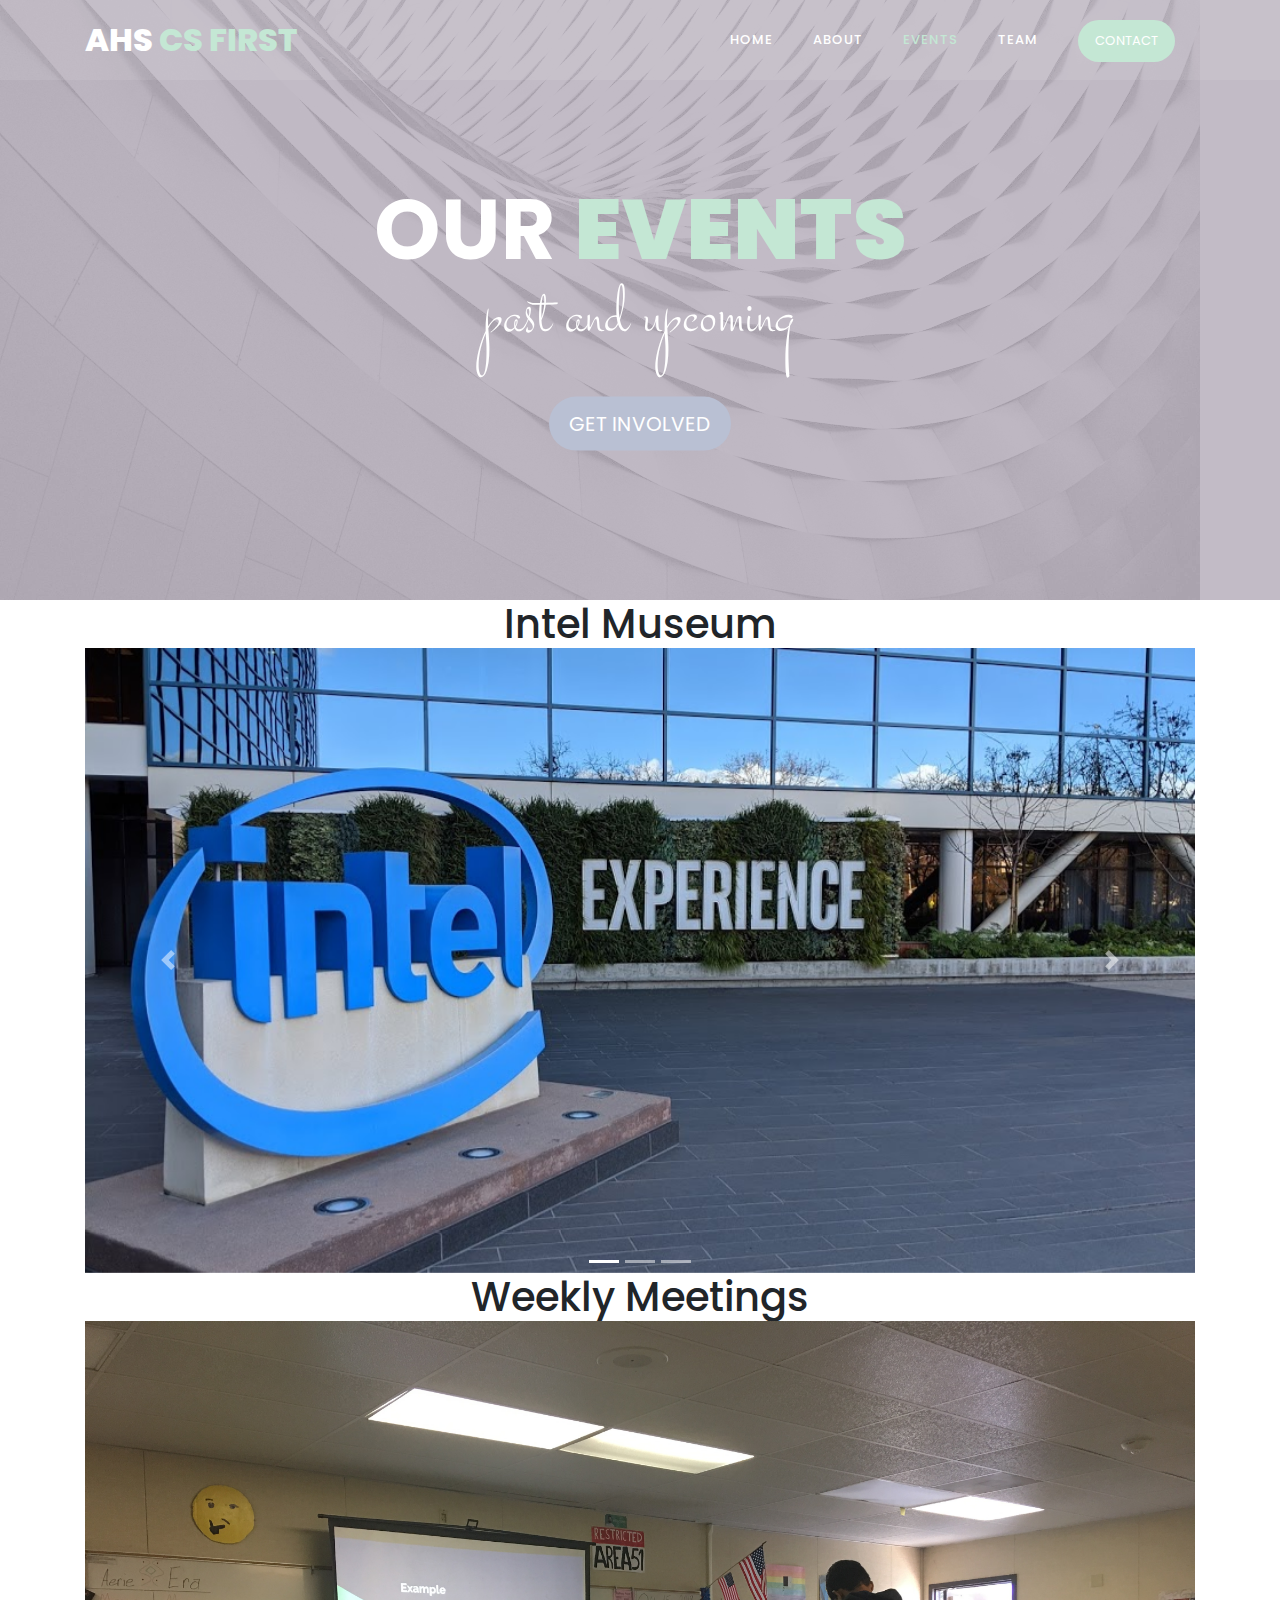
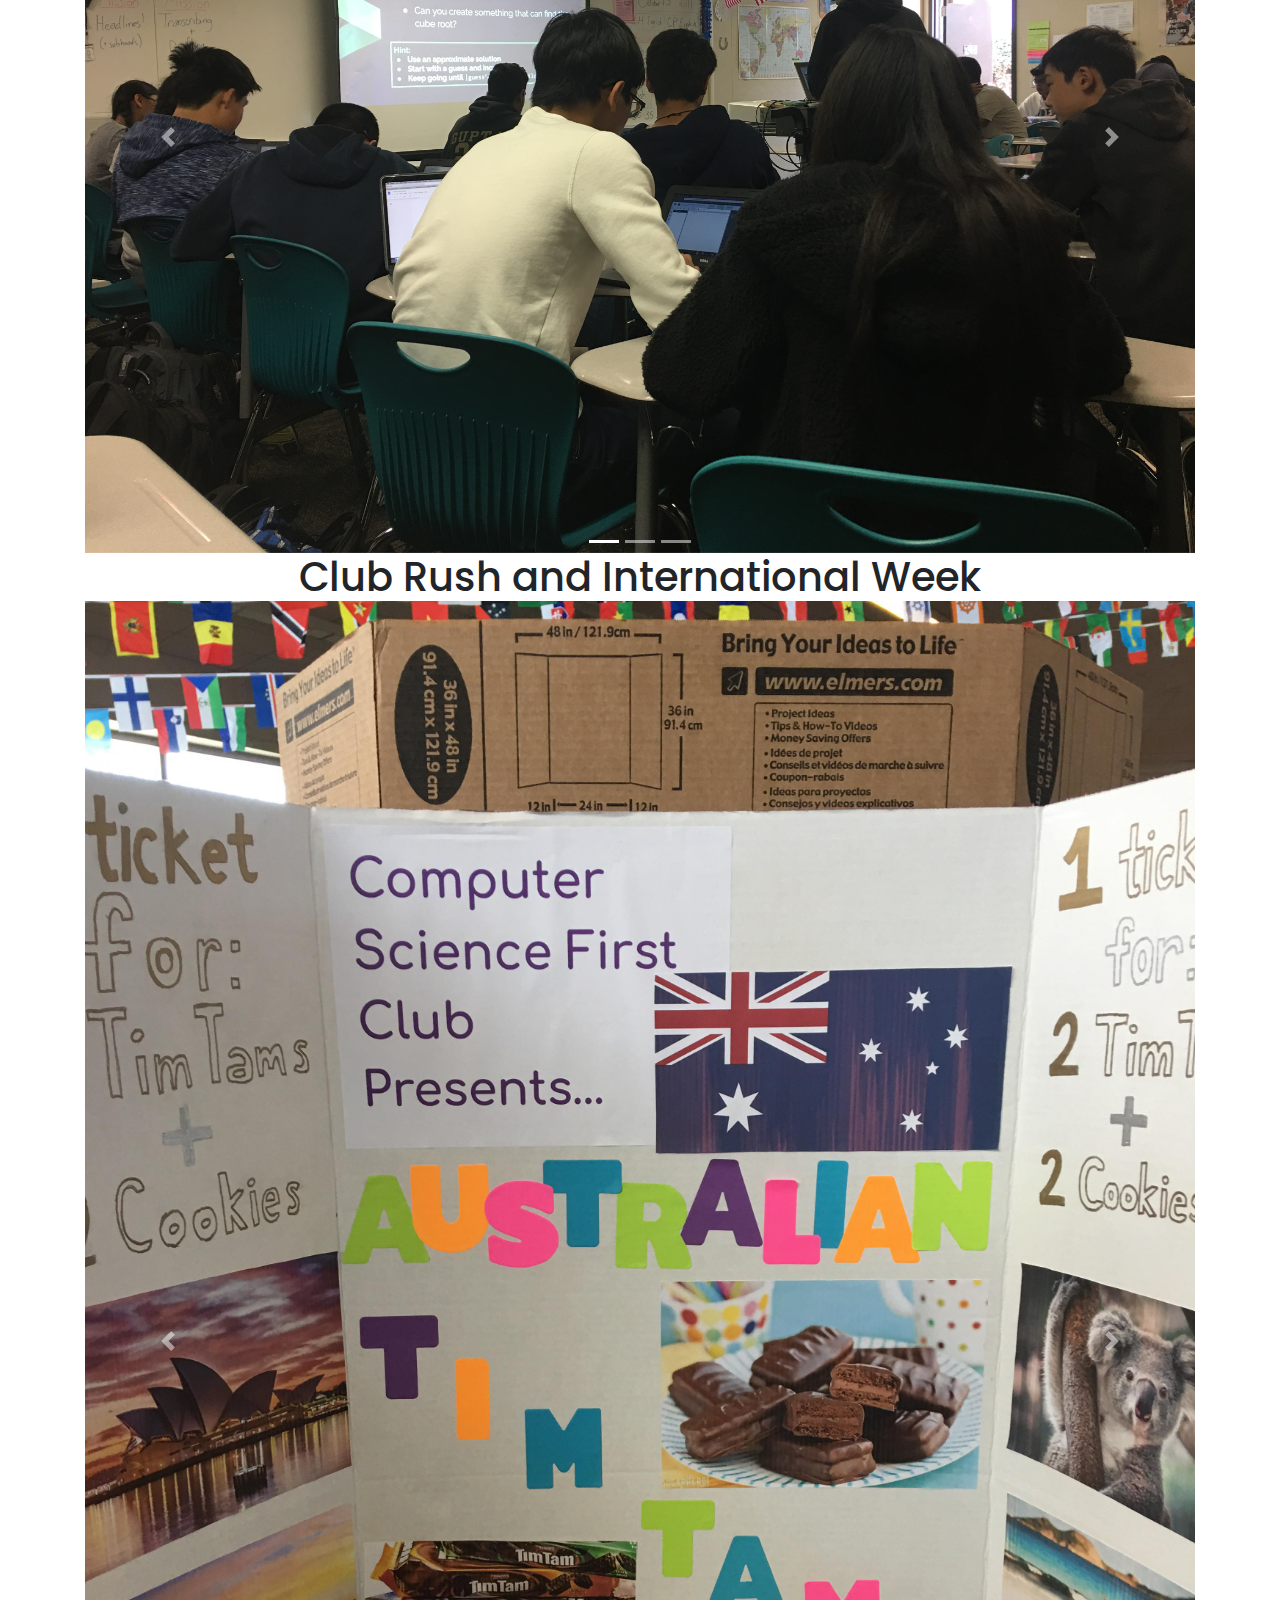
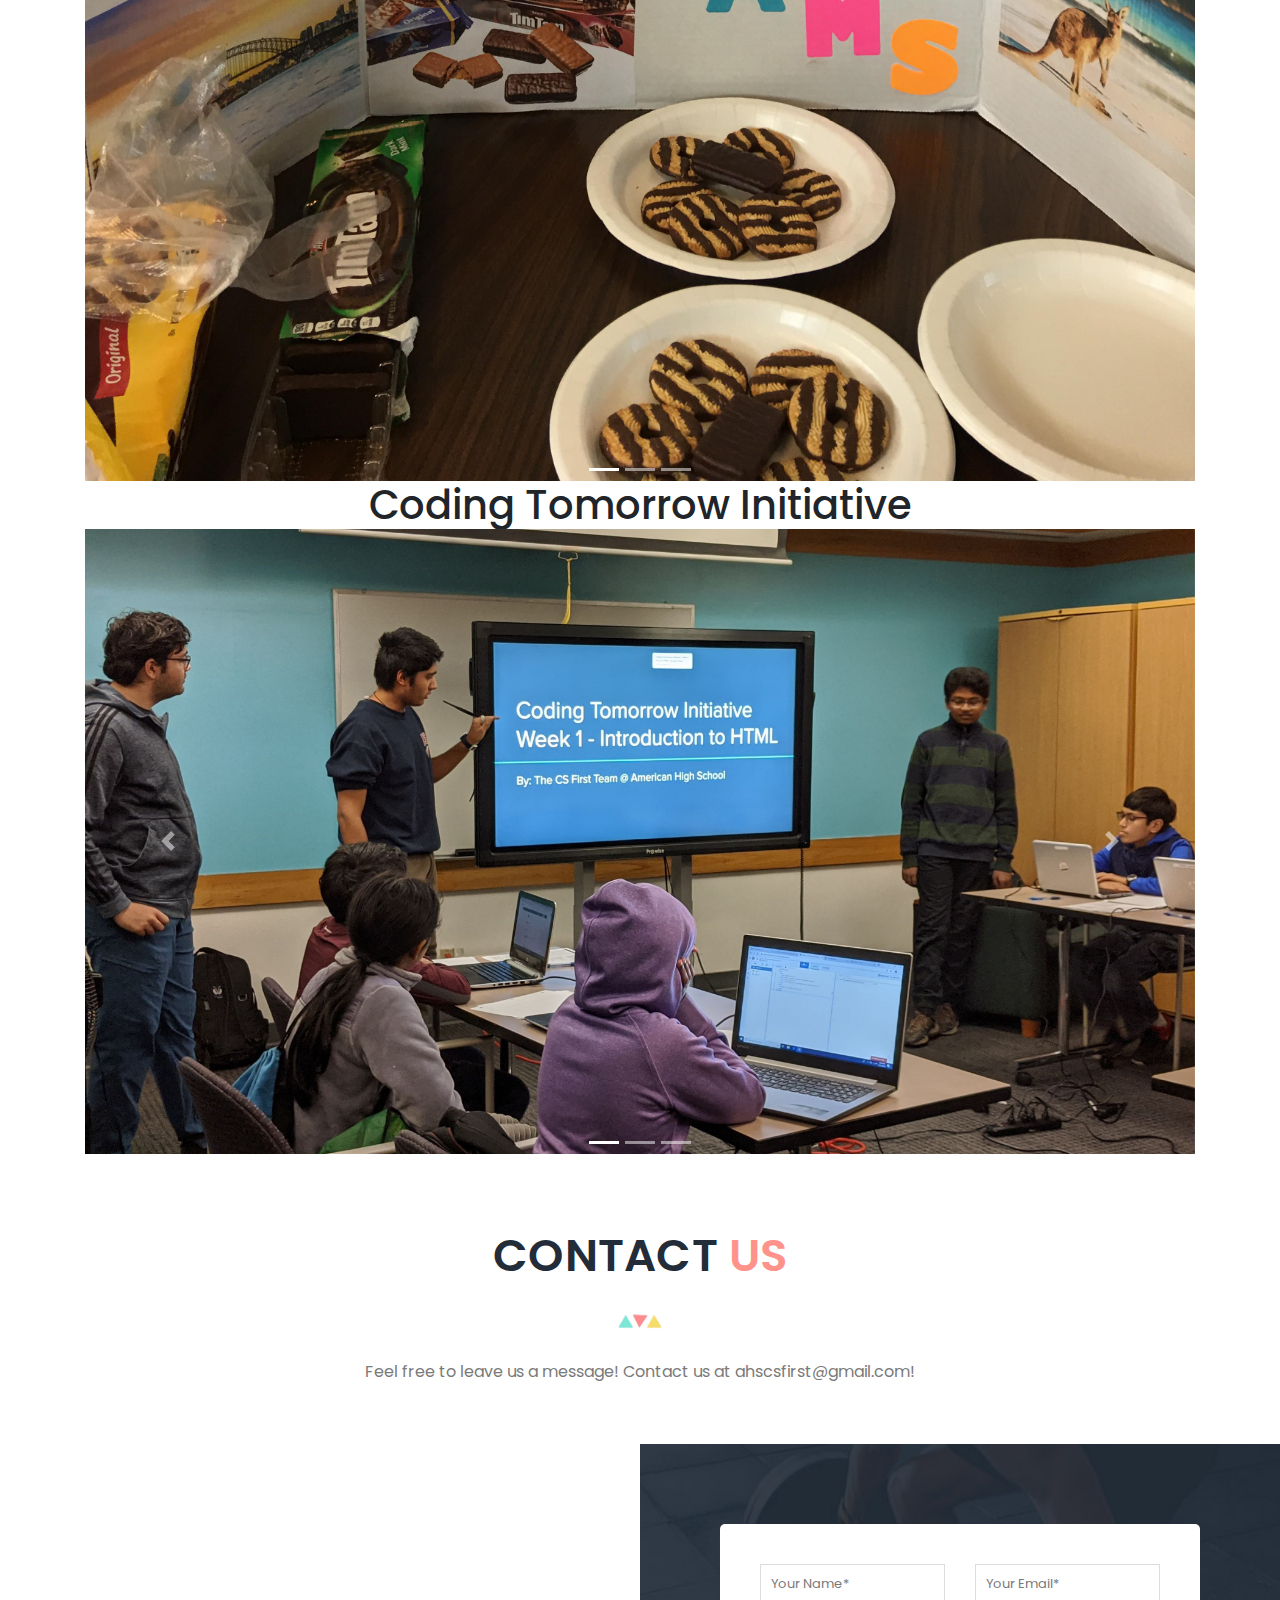
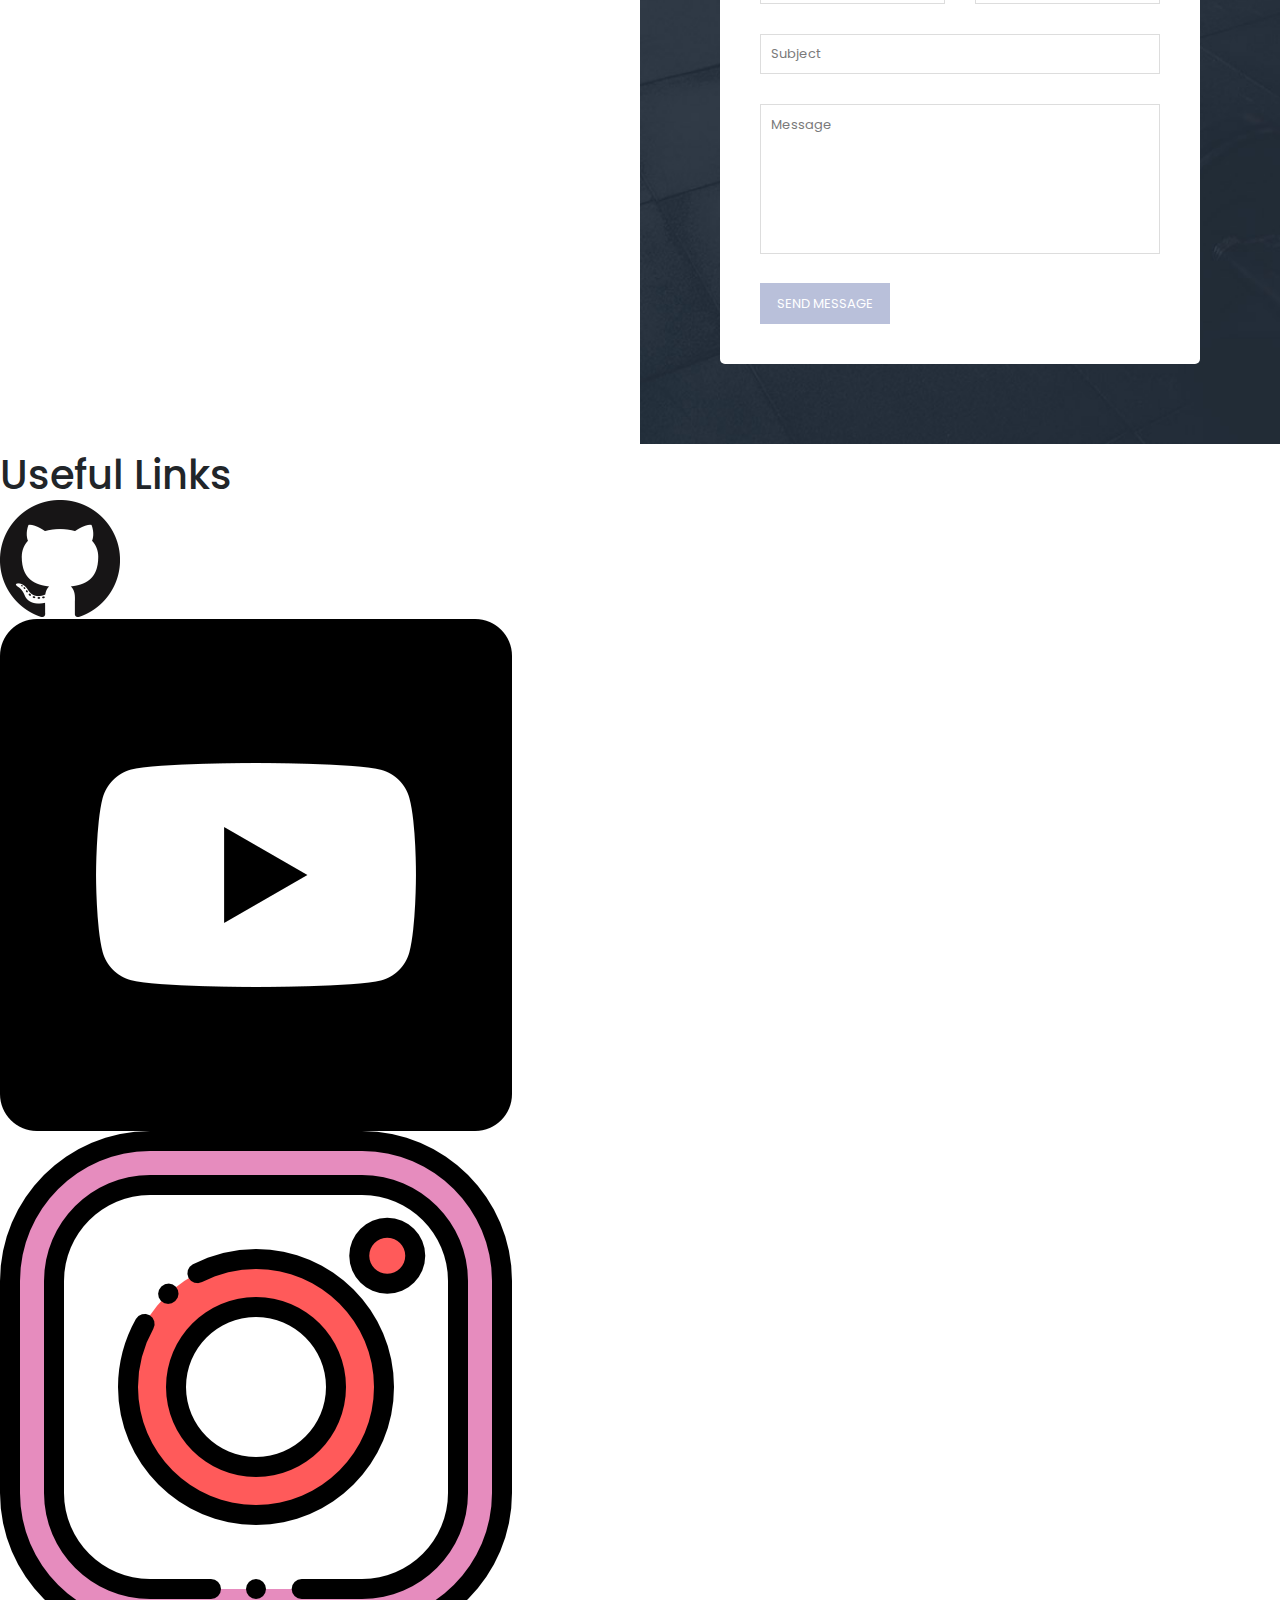
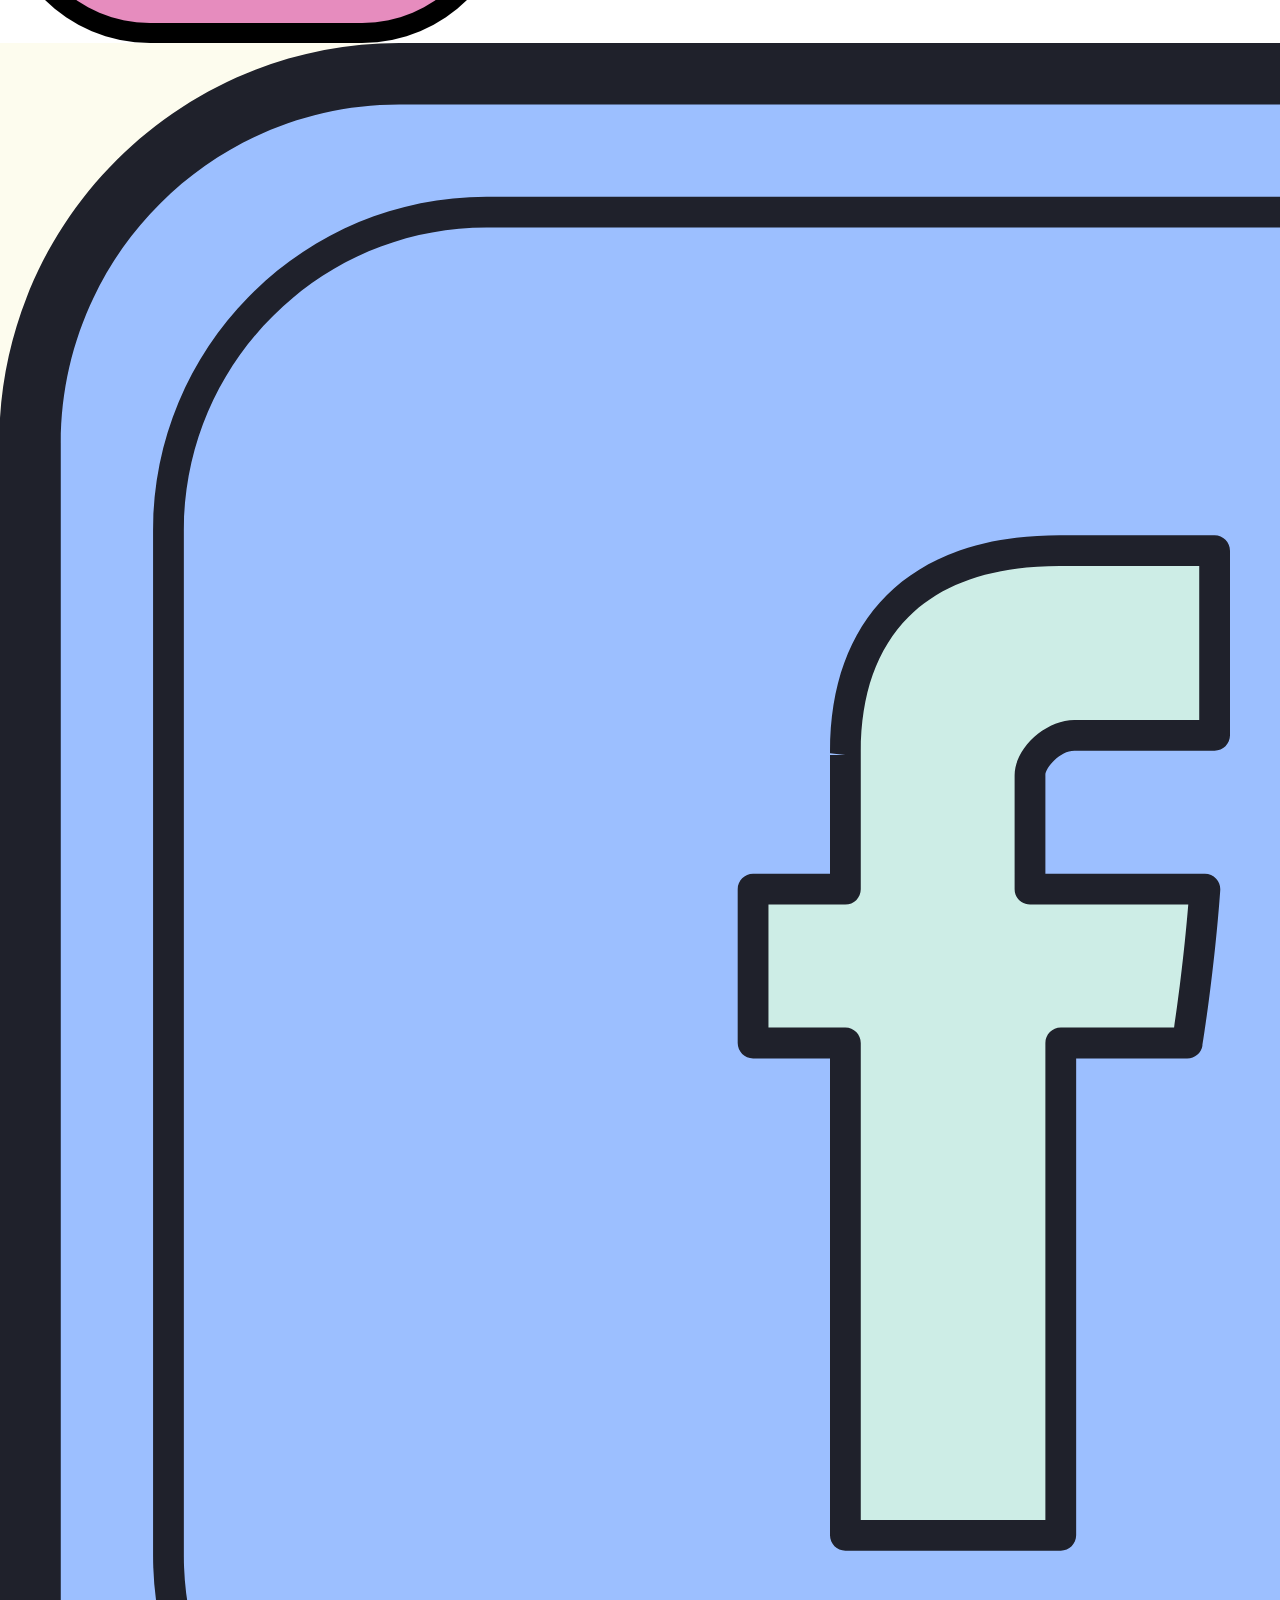
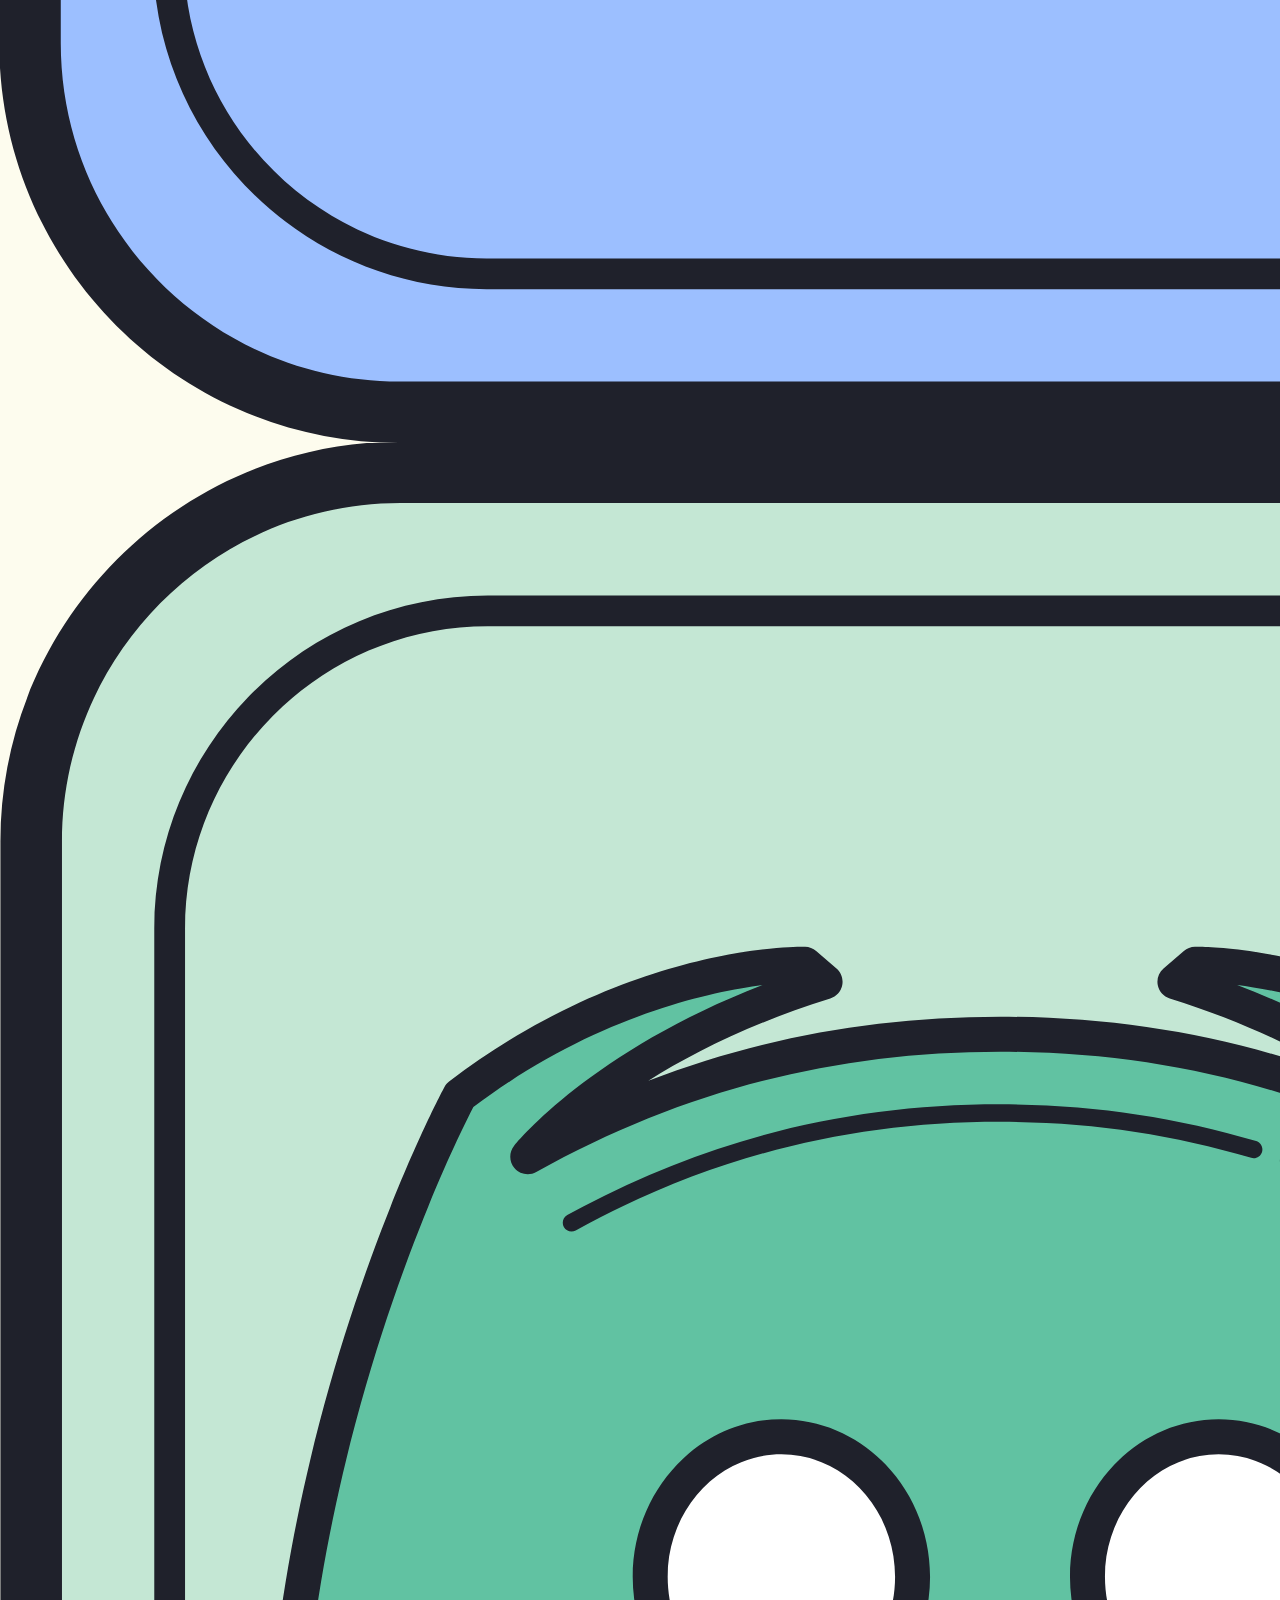
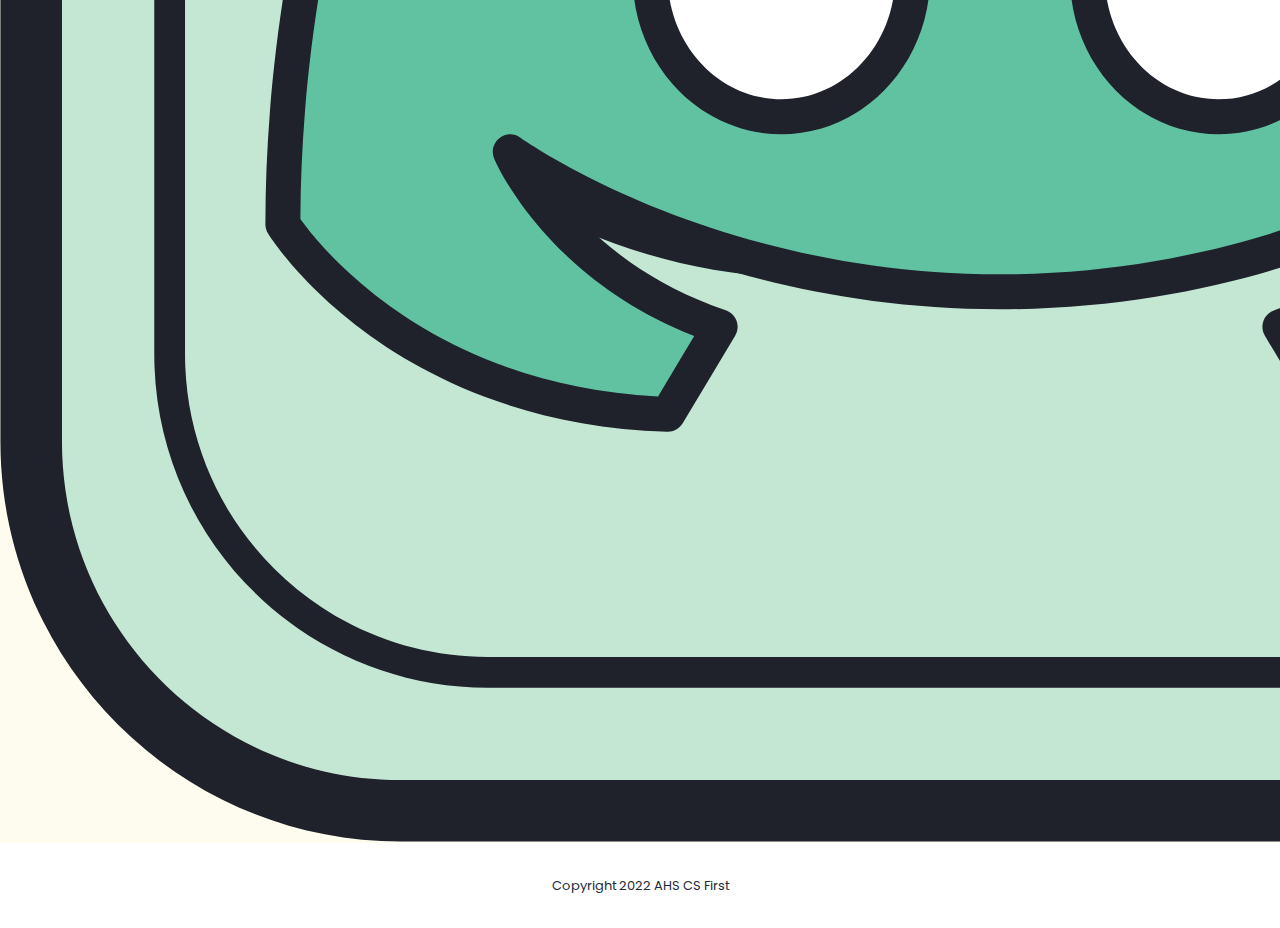
<file: events.html>
<!DOCTYPE html>
<html lang="en">

<head>

    <meta charset="utf-8">
    <meta name="viewport" content="width=device-width, initial-scale=1, shrink-to-fit=no">
    <meta name="description" content="">
    <meta name="author" content="">
    <link
        href="https://fonts.googleapis.com/css?family=Poppins:100,100i,200,200i,300,300i,400,400i,500,500i,600,600i,700,700i,800,800i,900,900i&display=swap"
        rel="stylesheet">

    <link rel="preconnect" href="https://fonts.gstatic.com">
    <link href="https://fonts.googleapis.com/css2?family=Stalemate&display=swap" rel="stylesheet">
    <link rel="icon" type="image/png" href="assets/images/AHS__3_-removebg-preview.png">
    <title>AHS Computer Science First Club | Gallery</title>

    <!-- Additional CSS Files -->
    <link rel="stylesheet" type="text/css" href="assets/css/bootstrap.min.css">

    <link rel="stylesheet" type="text/css" href="assets/css/font-awesome.css">

    <link rel="stylesheet" href="assets/css/main.css">

</head>

<body>

    <!-- ***** Preloader Start ***** -->
    <div id="js-preloader" class="js-preloader">
        <div class="preloader-inner">
            <span class="dot"></span>
            <div class="dots">
                <span></span>
                <span></span>
                <span></span>
            </div>
        </div>
    </div>
    <!-- ***** Preloader End ***** -->

    <!-- ***** Header Area Start ***** -->
    <header class="header-area header-sticky">
        <div class="container">
            <div class="row">
                <div class="col-12">
                    <nav class="main-nav">
                        <!-- ***** Logo Start ***** -->
                        <a href="index.html" class="logo">AHS<em> CS First</em></a>
                        <!-- ***** Logo End ***** -->
                        <!-- ***** Menu Start ***** -->
                        <ul class="nav">
                            <li class="scroll-to-section"><a href="index.html">Home</a></li>
                            <li class="scroll-to-section dropbtn"><a href="index.html">About</a></li>
                            <li class="scroll-to-section"><a href="events.html" class="active">Events</a></li>
                            <li class="scroll-to-section"><a href="team.html">Team</a></li>
                            <li class="main-button scroll-to-section"><a href="#contact-us">Contact</a></li>
                        </ul>
                        <a class='menu-trigger'>
                            <span>Menu</span>
                        </a>
                        <!-- ***** Menu End ***** -->
                    </nav>
                </div>
            </div>
        </div>
    </header>
    <!-- ***** Header Area End ***** -->

    <!-- ***** Main Banner Area Start ***** -->
    <div class="main-banner" id="top">
        <img src="assets/images/cool_bg.jpg" />

        <div class="image-overlay header-text">
            <div class="caption">
                <h2 style="margin-bottom: -10px">Our <em>Events</em></h2>
                <h6 style="font-family: 'Stalemate', cursive; font-size: 5em; margin-bottom: 30px">past and upcoming
                </h6>
                <div class="main-button scroll-to-section">
                    <a href="https://docs.google.com/forms/d/e/1FAIpQLSedfSaP2Hsyu3COsbqC-WXm4kYjhvswGygAvwFLhqZLGGCQvg/viewform"
                        target="_blank">Get
                        Involved</a>
                </div>
            </div>
        </div>
    </div>
    <!-- ***** Main Banner Area End ***** -->
    <section class="container" id="gallery-images">
        <!-- d-flex and justify-content-center for centering -->
        <div class="gallery">
            <h1 class="d-flex justify-content-center">Intel Museum</h1>
            <div id="intel-carousel" class="carousel slide" data-ride="carousel">
                <ol class="carousel-indicators">
                    <li data-target="#intel-carousel" data-slide-to="0" class="active"></li>
                    <li data-target="#intel-carousel" data-slide-to="1"></li>
                    <li data-target="#intel-carousel" data-slide-to="2"></li>
                </ol>
                <div class="carousel-inner">
                    <div class="carousel-item active">
                        <img class="d-block w-100" src="assets/images/intel.jpg" alt="First slide">
                    </div>
                    <div class="carousel-item">
                        <img class="d-block w-100" src="assets/images/intelgroup.jpg" alt="Second slide">
                    </div>
                    <div class="carousel-item">
                        <img class="d-block w-100" src="assets/images/intelmuseum.jpg" alt="Third slide">
                    </div>
                </div>
                <a class="carousel-control-prev" href="#intel-carousel" role="button" data-slide="prev">
                    <span class="carousel-control-prev-icon" aria-hidden="true"></span>
                    <span class="sr-only">Previous</span>
                </a>
                <a class="carousel-control-next" href="#intel-carousel" role="button" data-slide="next">
                    <span class="carousel-control-next-icon" aria-hidden="true"></span>
                    <span class="sr-only">Next</span>
                </a>
            </div>
        </div>
        <div class="gallery">
            <h1 class="d-flex justify-content-center">Weekly Meetings</h1>
            <div id="class-carousel" class="carousel slide" data-ride="carousel">
                <ol class="carousel-indicators">
                    <li data-target="#class-carousel" data-slide-to="0" class="active"></li>
                    <li data-target="#class-carousel" data-slide-to="1"></li>
                    <li data-target="#class-carousel" data-slide-to="2"></li>
                </ol>
                <div class="carousel-inner">
                    <div class="carousel-item active">
                        <img class="d-block w-100" src="assets/images/IMG-1998.JPG" alt="First slide">
                    </div>
                    <div class="carousel-item">
                        <img class="d-block w-100" src="assets/images/IMG-1848.JPG" alt="Second slide">
                    </div>
                    <div class="carousel-item">
                        <img class="d-block w-100" src="assets/images/IMG-2163.JPG" alt="Third slide">
                    </div>
                </div>
                <a class="carousel-control-prev" href="#class-carousel" role="button" data-slide="prev">
                    <span class="carousel-control-prev-icon" aria-hidden="true"></span>
                    <span class="sr-only">Previous</span>
                </a>
                <a class="carousel-control-next" href="#class-carousel" role="button" data-slide="next">
                    <span class="carousel-control-next-icon" aria-hidden="true"></span>
                    <span class="sr-only">Next</span>
                </a>
            </div>
        </div>
        <div class="gallery">
            <h1 class="d-flex justify-content-center">Club Rush and International Week</h1>
            <div id="class-carousel" class="carousel slide" data-ride="carousel">
                <ol class="carousel-indicators">
                    <li data-target="#class-carousel" data-slide-to="0" class="active"></li>
                    <li data-target="#class-carousel" data-slide-to="1"></li>
                    <li data-target="#class-carousel" data-slide-to="2"></li>
                </ol>
                <div class="carousel-inner">
                    <div class="carousel-item active">
                        <img class="d-block w-100" src="assets/images/20 International week.jpg" alt="First slide">
                    </div>
                    <div class="carousel-item">
                        <img class="d-block w-100" src="assets/images/21-22 club rush.jpg" alt="Second slide">
                    </div>
                    <div class="carousel-item">
                        <img class="d-block w-100" src="assets/images/21-22 club rush2.jpg" alt="Third slide">
                    </div>
                </div>
                <a class="carousel-control-prev" href="#class-carousel" role="button" data-slide="prev">
                    <span class="carousel-control-prev-icon" aria-hidden="true"></span>
                    <span class="sr-only">Previous</span>
                </a>
                <a class="carousel-control-next" href="#class-carousel" role="button" data-slide="next">
                    <span class="carousel-control-next-icon" aria-hidden="true"></span>
                    <span class="sr-only">Next</span>
                </a>
            </div>
        </div>
        <div class="gallery">
            <h1 class="d-flex justify-content-center">Coding Tomorrow Initiative</h1>
            <div id="class-carousel" class="carousel slide" data-ride="carousel">
                <ol class="carousel-indicators">
                    <li data-target="#class-carousel" data-slide-to="0" class="active"></li>
                    <li data-target="#class-carousel" data-slide-to="1"></li>
                    <li data-target="#class-carousel" data-slide-to="2"></li>
                </ol>
                <div class="carousel-inner">
                    <div class="carousel-item active">
                        <img class="d-block w-100" src="assets/images/cti-html.jpg" alt="First slide">
                    </div>
                    <div class="carousel-item">
                        <img class="d-block w-100" src="assets/images/cti-4_9_python1.png" alt="Second slide">
                    </div>
                    <div class="carousel-item">
                        <img class="d-block w-100" src="assets/images/cti-pygame2022.png" alt="Third slide">
                    </div>
                </div>
                <a class="carousel-control-prev" href="#class-carousel" role="button" data-slide="prev">
                    <span class="carousel-control-prev-icon" aria-hidden="true"></span>
                    <span class="sr-only">Previous</span>
                </a>
                <a class="carousel-control-next" href="#class-carousel" role="button" data-slide="next">
                    <span class="carousel-control-next-icon" aria-hidden="true"></span>
                    <span class="sr-only">Next</span>
                </a>
            </div>
        </div>
        <div class=""></div>
    </section>
    <script>
        // slideshow of images
        $('.carousel').carousel({ interval: 2000 });
    </script>

    <!-- ***** Contact Us Area Starts ***** -->
    <section class="section" id="contact-us">
        <div class="container-fluid">
            <div class="row">
                <div class="col-lg-6 offset-lg-3">
                    <div class="section-heading">
                        <h2>Contact <em>Us</em></h2>
                        <img src="assets/images/triangles.png" alt="triangles" style="width: 3em;">
                        <p>Feel free to leave us a message!
                            Contact us at ahscsfirst@gmail.com!
                        </p>
                    </div>
                </div>
            </div>
            <div class="row">
                <div class="col-lg-6 col-md-6 col-xs-12">
                    <div id="map">
                        <iframe
                            src="https://www.google.com/maps/embed?pb=!1m18!1m12!1m3!1d3162.6001731518277!2d-122.01862598483218!3d37.56448277979823!2m3!1f0!2f0!3f0!3m2!1i1024!2i768!4f13.1!3m3!1m2!1s0x808fbfbdbd74c01b%3A0x2fa8cdb0660ffcd8!2sAmerican%20High%20School!5e0!3m2!1sen!2sus!4v1608749323650!5m2!1sen!2sus"
                            width="100%" height="600px" frameborder="0" style="border:0;" allowfullscreen=""
                            aria-hidden="false" tabindex="0"></iframe>
                    </div>
                </div>
                <div class="col-lg-6 col-md-6 col-xs-12">
                    <div class="contact-form">
                        <form id="contact" action="" method="">
                            <div class="row">
                                <div class="col-md-6 col-sm-12">
                                    <fieldset>
                                        <input name="name" type="text" id="name" placeholder="Your Name*" required="">
                                    </fieldset>
                                </div>
                                <div class="col-md-6 col-sm-12">
                                    <fieldset>
                                        <input name="email" type="text" id="email" pattern="[^ @]*@[^ @]*"
                                            placeholder="Your Email*" required="">
                                    </fieldset>
                                </div>
                                <div class="col-md-12 col-sm-12">
                                    <fieldset>
                                        <input name="subject" type="text" id="subject" placeholder="Subject">
                                    </fieldset>
                                </div>
                                <div class="col-lg-12">
                                    <fieldset>
                                        <textarea name="message" rows="6" id="message" placeholder="Message"
                                            required=""></textarea>
                                    </fieldset>
                                </div>
                                <div class="col-lg-12">
                                    <fieldset>
                                        <button type="button" id="form-submit" class="main-button">Send
                                            Message</button>
                                    </fieldset>
                                </div>
                            </div>
                        </form>
                    </div>
                </div>
            </div>
            <div class="socials">
                <div class="row">
                    <h1>Useful Links</h1>
                </div>
                <div class="row">
                    <ul>
                        <li><a target="blank" href="https://github.com/ahscsfirst">
                                <img src="./assets/images/github.png">
                            </a></li>
                        <li><a target="blank" href="https://youtube.com/channel/UCFR-Jv-4SkFoKdZs-ebd-aQ">
                                <img src="./assets/images/youtube.png">
                            </a>
                        </li>
                        <li><a target="blank" href="https://www.instagram.com/ahscsfirst/">
                                <img src="./assets/images/instagram.png">
                            </a>
                        </li>
                        <li><a target="blank" href="https://www.facebook.com/groups/ahs.csfirst">
                                <img src="./assets/images/facebook.png">
                            </a></li>
                        <li><a target="blank" href="https://discord.com/invite/963HHWP">
                                <img src="./assets/images/discord.png">
                            </a></li>
                    </ul>
                </div>
            </div>
        </div>
    </section>
    <!-- ***** Contact Us Area Ends ***** -->

    <!-- ***** Footer Start ***** -->
    <footer>
        <div class="container">
            <div class="row">
                <div class="col-lg-12">
                    <p>Copyright 2022 AHS CS First</p>
                </div>
            </div>
        </div>
    </footer>

    <!-- jQuery -->
    <script src="assets/js/jquery-2.1.0.min.js"></script>

    <!-- Bootstrap -->
    <script src="assets/js/popper.js"></script>
    <script src="assets/js/bootstrap.min.js"></script>

    <!-- Plugins -->
    <script src="assets/js/scrollreveal.min.js"></script>
    <script src="assets/js/waypoints.min.js"></script>
    <script src="assets/js/jquery.counterup.min.js"></script>
    <script src="assets/js/imgfix.min.js"></script>
    <script src="assets/js/mixitup.js"></script>
    <script src="assets/js/accordions.js"></script>

    <!-- Global Init -->
    <script src="assets/js/custom.js"></script>

</body>

</html>
</file>
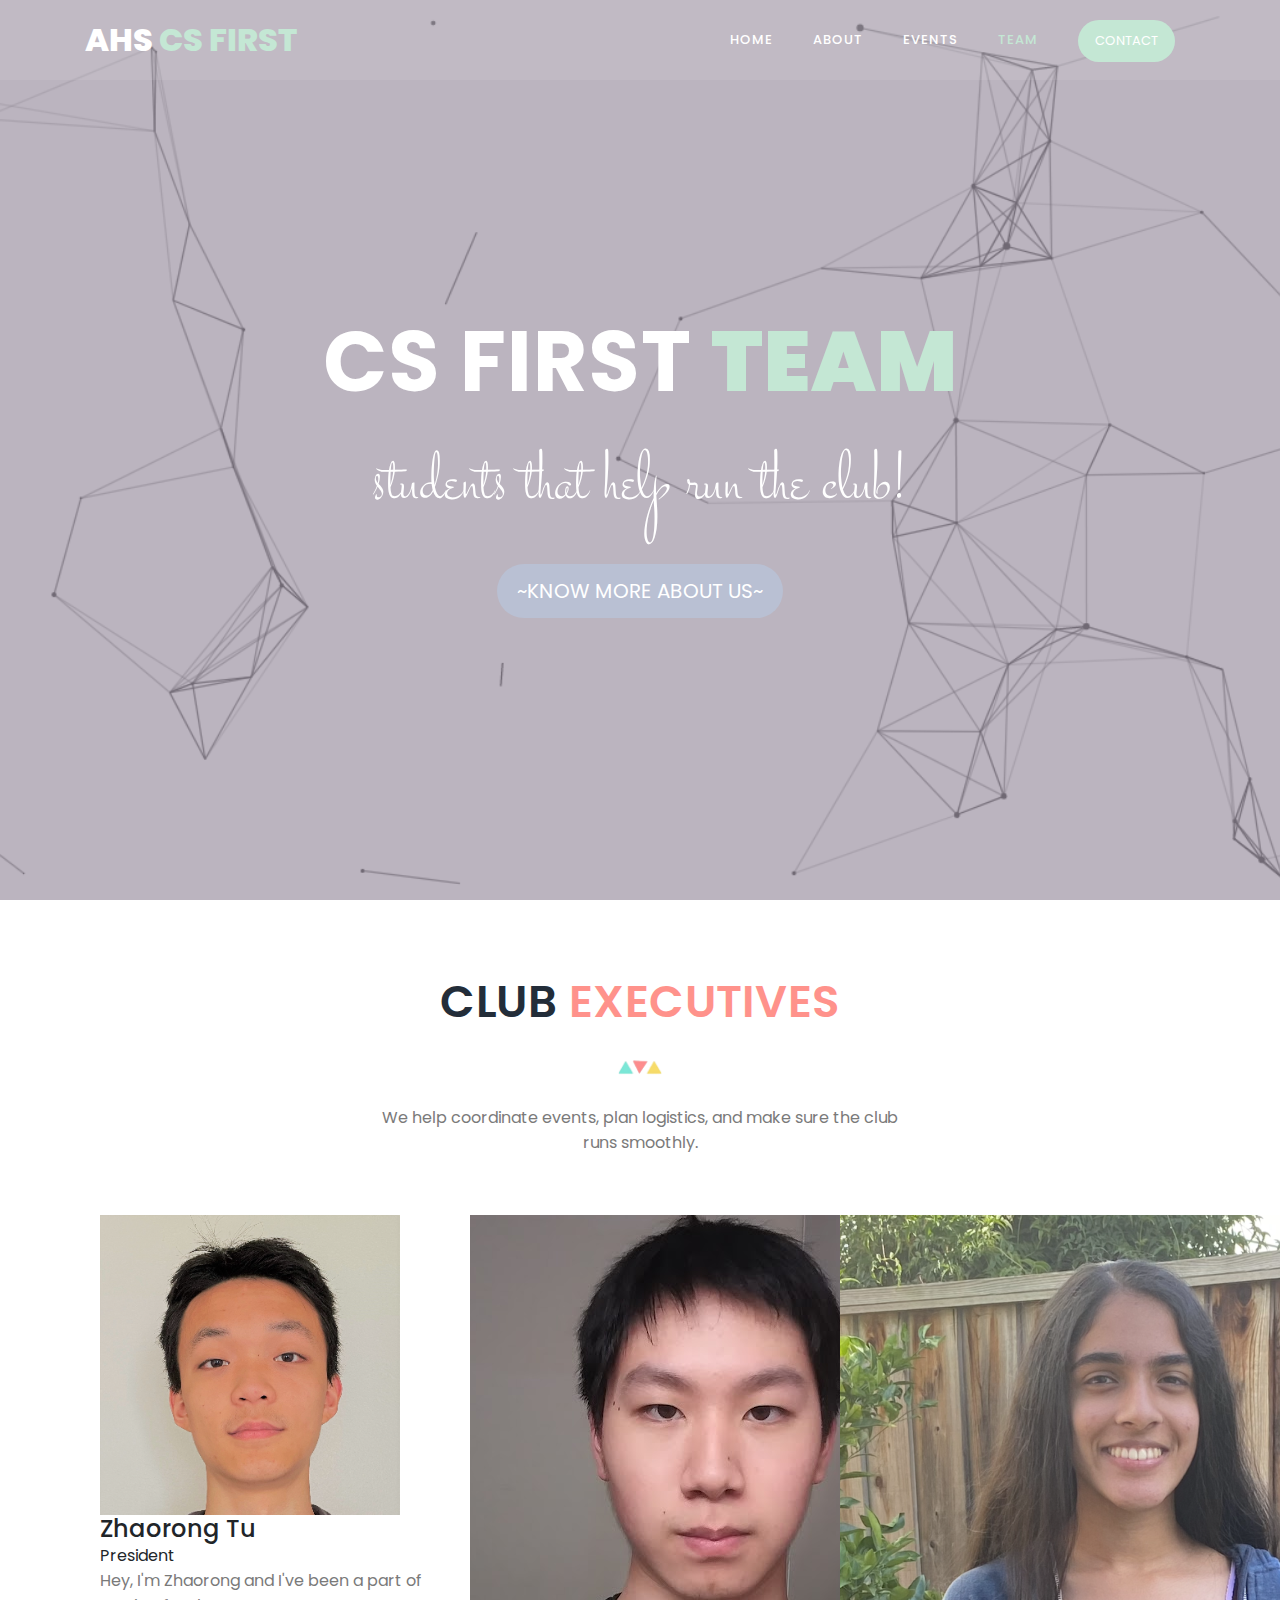
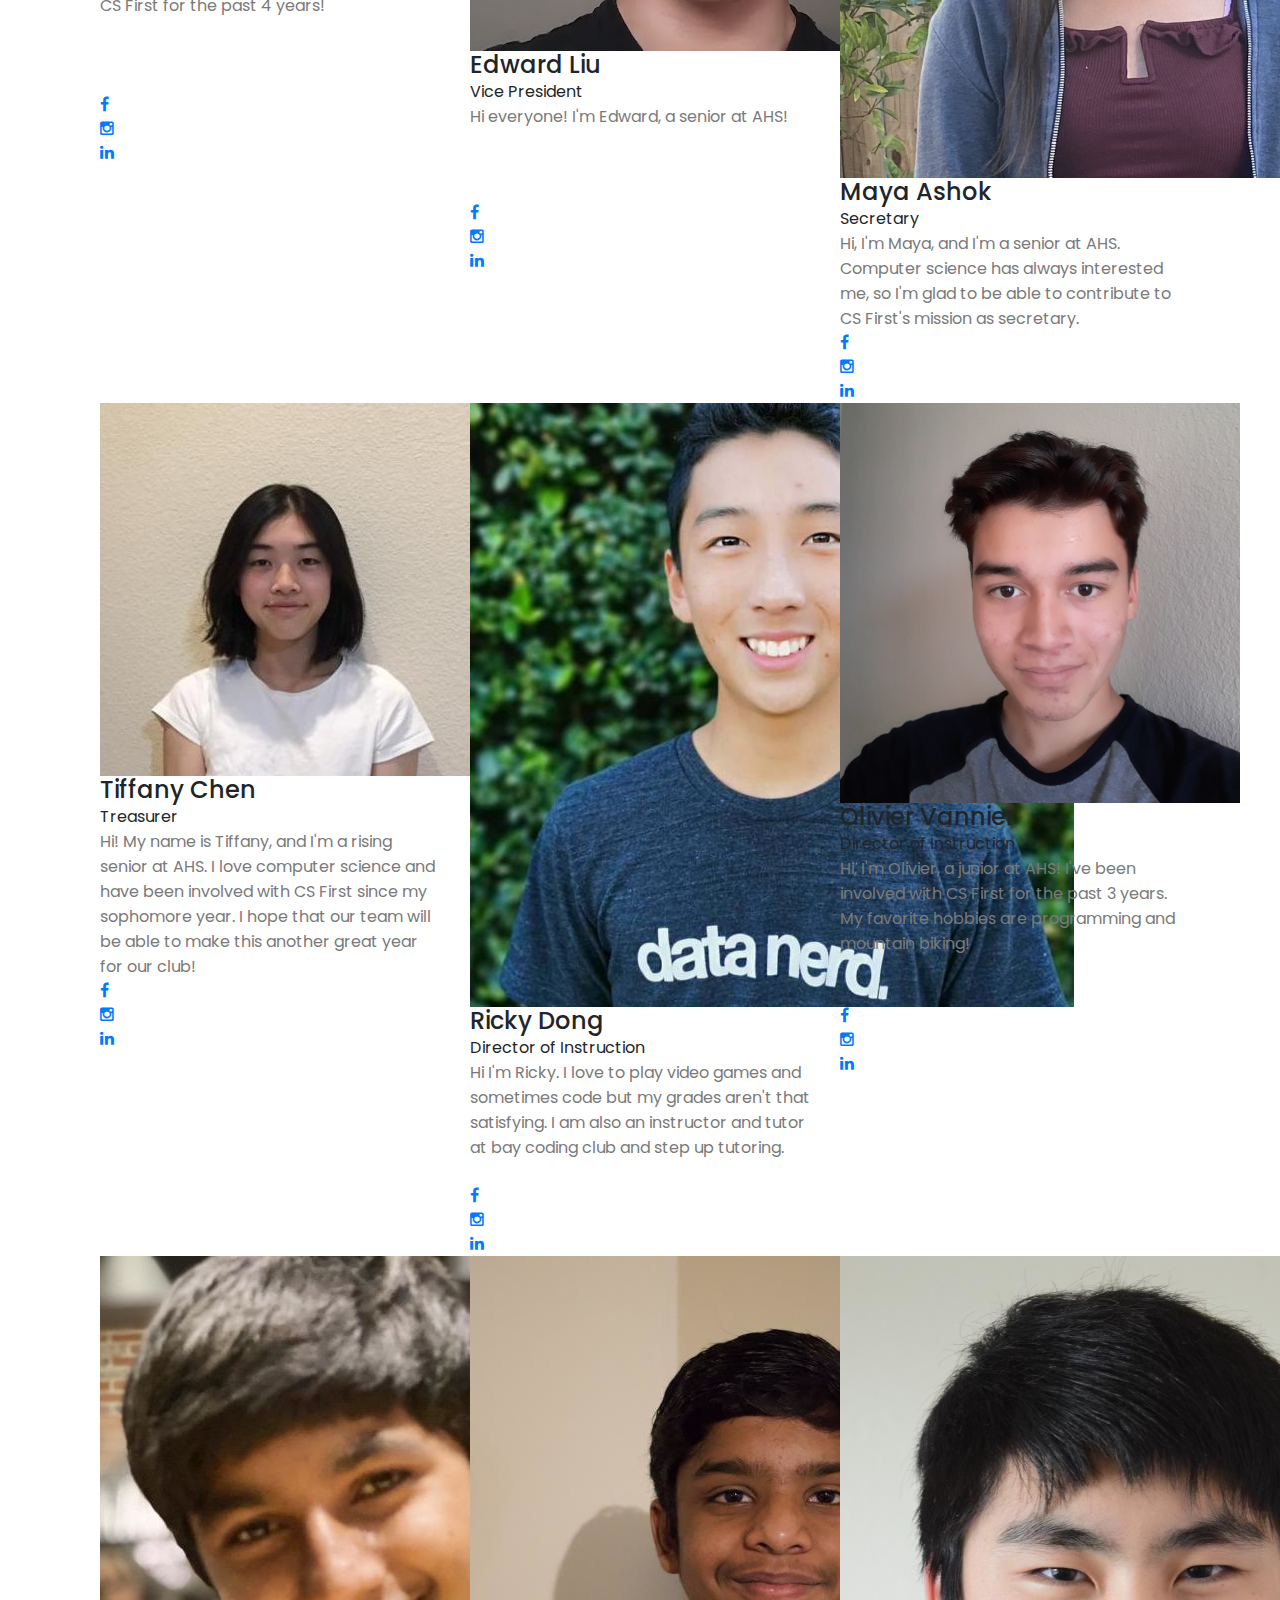
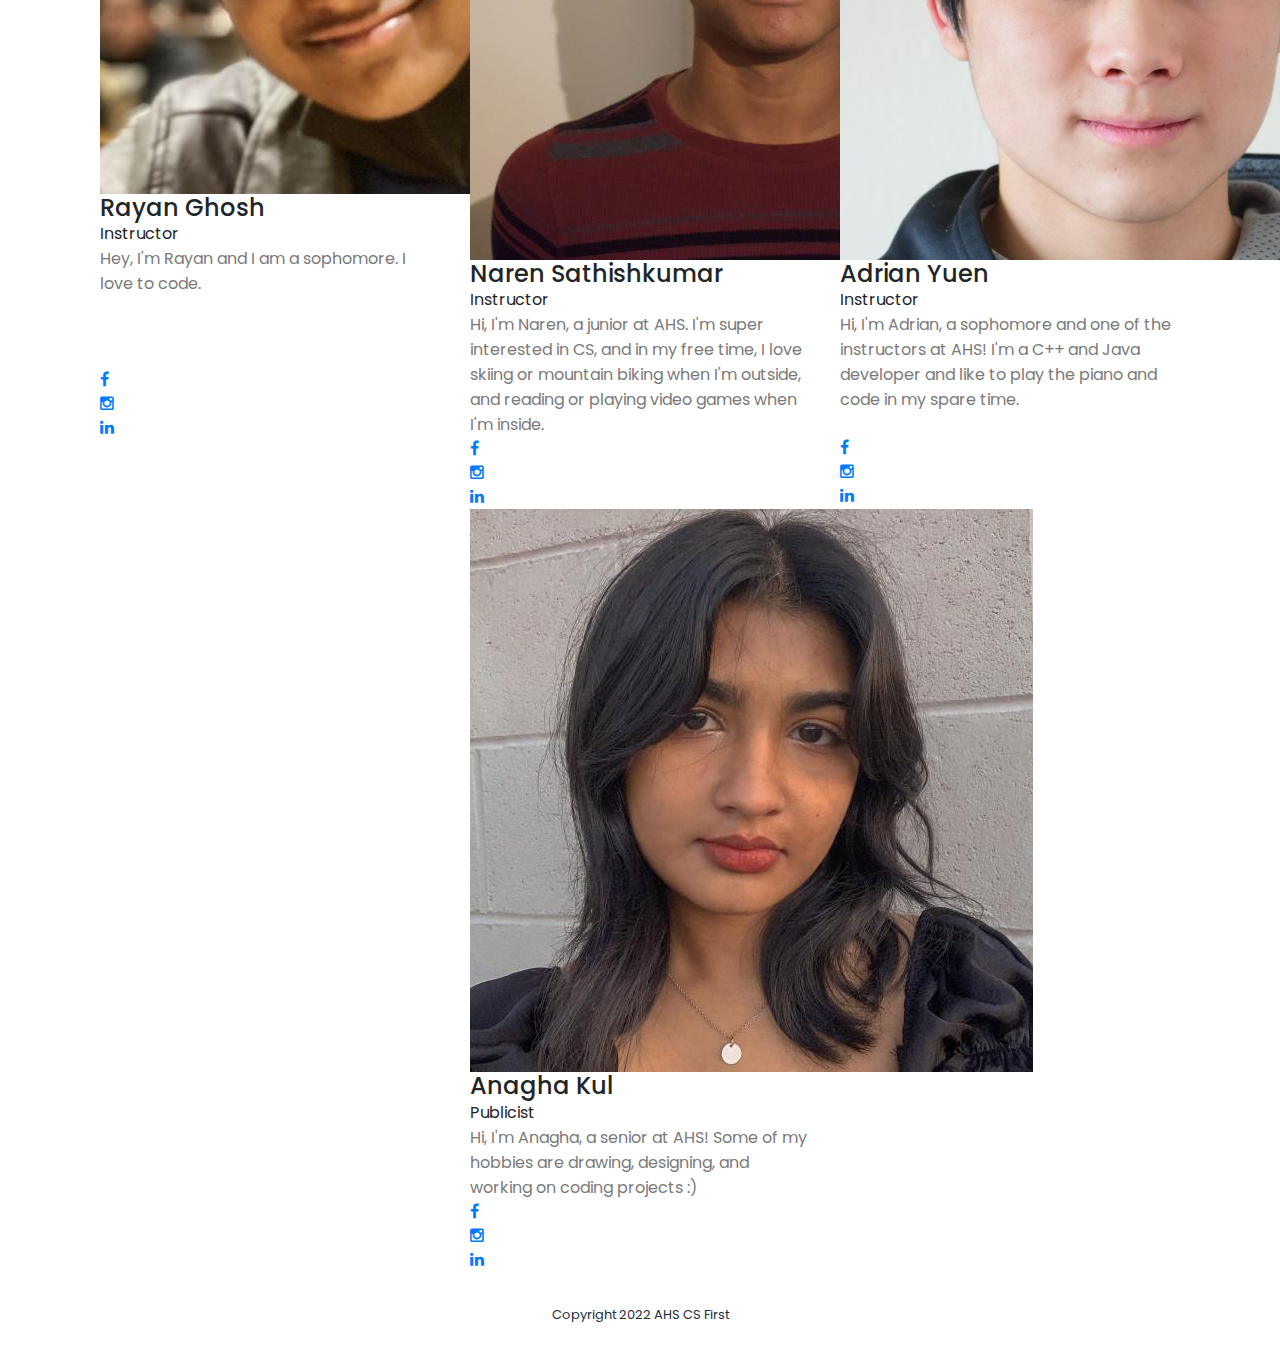
<file: team.html>
<!DOCTYPE html>
<html lang="en">

<head>

    <meta charset="utf-8">
    <meta name="viewport" content="width=device-width, initial-scale=1, shrink-to-fit=no">
    <meta name="description" content="">
    <meta name="author" content="">
    <link
        href="https://fonts.googleapis.com/css?family=Poppins:100,100i,200,200i,300,300i,400,400i,500,500i,600,600i,700,700i,800,800i,900,900i&display=swap"
        rel="stylesheet">

    <link rel="preconnect" href="https://fonts.gstatic.com">
    <link href="https://fonts.googleapis.com/css2?family=Stalemate&display=swap" rel="stylesheet">
    <link rel="icon" type="image/png" href="assets/images/AHS__3_-removebg-preview.png">
    <title>AHS Computer Science First Club</title>
    <!--
TemplateMo 548 Training Studio
https://templatemo.com/tm-548-training-studio
-->
    <!-- Additional CSS Files -->
    <link rel="stylesheet" type="text/css" href="assets/css/bootstrap.min.css">

    <link rel="stylesheet" type="text/css" href="assets/css/font-awesome.css">

    <link rel="stylesheet" href="assets/css/main.css">

</head>

<body>

    <!-- ***** Preloader Start ***** -->
    <div id="js-preloader" class="js-preloader">
        <div class="preloader-inner">
            <span class="dot"></span>
            <div class="dots">
                <span></span>
                <span></span>
                <span></span>
            </div>
        </div>
    </div>
    <!-- ***** Header Area Start ***** -->
    <header class="header-area header-sticky">
        <div class="container">
            <div class="row">
                <div class="col-12">
                    <nav class="main-nav">
                        <!-- ***** Logo Start ***** -->
                        <a href="index.html" class="logo">AHS<em> CS First</em></a>
                        <!-- ***** Logo End ***** -->
                        <!-- ***** Menu Start ***** -->
                        <ul class="nav">
                            <li class="scroll-to-section"><a href="index.html">Home</a></li>
                            <li class="scroll-to-section"><a href="index.html">About</a></li>
                            <li class="scroll-to-section"><a href="events.html">Events</a></li>
                            <li class="scroll-to-section"><a href="team.html" class="active">Team</a></li>
                            <li class="main-button"><a href="#">Contact</a></li>
                        </ul>
                        <a class='menu-trigger'>
                            <span>Menu</span>
                        </a>
                        <!-- ***** Menu End ***** -->
                    </nav>
                </div>
            </div>
        </div>
    </header>

    <div class="main-banner" id="top">
        <img src="assets/images/cool-background.png" id="bg-video" />

        <div class="image-overlay header-text">
            <div class="caption">
                <h2>CS First <em>Team</em></h2>
                <h6 style="font-family: 'Stalemate', cursive; font-size: 5em;">students that help run the club!</h6>
                <div class="main-button scroll-to-section">
                    <a href="#team" style="margin-top: 30px">~Know More About Us~</a>
                </div>
            </div>
        </div>
    </div>

    <!-- ***** Testimonials Starts ***** -->
    <section class="section" id="team">
        <div class="container">
            <div class="row">
                <div class="col-lg-6 offset-lg-3">
                    <div class="section-heading">
                        <h2>Club <em>Executives</em></h2>
                        <img src="assets/images/triangles.png" alt="triangles" style="width: 3em;">
                        <p>We help coordinate events, plan logistics, and make sure the club runs smoothly.</p>
                    </div>
                </div>
            </div>

            <div class="container">
                <!--Start Row 1-->
                <div class="row justify-content-center">
                    <!--Zhaorong-->
                    <div class="col-lg-4">
                        <div class="officer-item">
                            <img src="assets/images/team/zhaorong.png" alt="zhaorong tu">
                            <div class="down-content">
                                <h4>Zhaorong Tu</h4>
                                <span>President</span>
                                <p>Hey, I'm Zhaorong and I've been a part of CS First for the past 4 years!
								<br>
								<br>
								<br>
								<br>
                                <ul class="social-icons">
                                    <li><a href="" target="_blank"><i class="fa fa-facebook"></i></a></li>
                                    <li><a href="" target="_blank"><i class="fa fa-instagram"></i></a></li>
                                    <li><a href="" target="_blank"><i class="fa fa-linkedin"></i></a></li>
                                </ul>
                            </div>
                        </div>
                    </div>
                    <!--Edward-->
                    <div class="col-lg-4">
                        <div class="officer-item">
                            <img src="assets/images/team/edward.png" alt="edward liu">
                            <div class="down-content">
                                <h4>Edward Liu</h4>
                                <span>Vice President</span>
                                <p>Hi everyone! I'm Edward, a senior at AHS!</p>
								<br>
								<br>
								<br>
                                <ul class="social-icons">
                                    <li><a href="" target="_blank"><i class="fa fa-facebook"></i></a></li>
                                    <li><a href="" target="_blank"><i class="fa fa-instagram"></i></a></li>
                                    <li><a href="" target="_blank"><i class="fa fa-linkedin"></i></a></li>
                                </ul>
                            </div>
                        </div>
                    </div>
                    <!--Maya-->
                    <div class="col-lg-4">
                        <div class="officer-item">
                            <img src="assets/images/team/maya.png" alt="maya ashok">
                            <div class="down-content">
                                <h4>Maya Ashok</h4>
                                <span>Secretary</span>
                                <p>Hi, I'm Maya, and I'm a senior at AHS. Computer science has always interested me, so
                                    I'm glad to be able to contribute to CS First's mission as secretary.</p>
                                <ul class="social-icons">
                                    <li><a href=""
                                            target="_blank"><i class="fa fa-facebook"></i></a></li>
                                    <li><a href="" target="_blank"><i
                                                class="fa fa-instagram"></i></a></li>
                                    <li><a href="" target="_blank"><i
                                                class="fa fa-linkedin"></i></a></li>
                                </ul>
                            </div>
                        </div>
                    </div>
                </div>
                <!--Start Row 2-->
                <div class="row justify-content-center">
                    <!--Tiffany-->
                    <div class="col-lg-4">
                        <div class="officer-item">
                            <img src="assets/images/team/tiffany.jpg" alt="tiffany chen">
                            <div class="down-content">
                                <h4>Tiffany Chen</h4>
                                <span>Treasurer</span>
                                <p>Hi! My name is Tiffany, and I'm a rising senior at AHS. I love computer science and
                                    have been involved with CS First since my sophomore year. I hope that our team will
                                    be able to make this another great year for our club!</p>
                                <ul class="social-icons">
                                    <li><a href="" target="_blank"><i class="fa fa-facebook"></i></a></li>
                                    <li><a href="" target="_blank"><i class="fa fa-instagram"></i></a></li>
                                    <li><a href="" target="_blank"><i class="fa fa-linkedin"></i></a></li>
                                </ul>
                            </div>
                        </div>
                    </div>
                    <!--Ricky-->
                    <div class="col-lg-4">
                        <div class="officer-item">
                            <img src="assets/images/team/ricky.jpg" alt="ricky dong">
                            <div class="down-content">
                                <h4>Ricky Dong</h4>
                                <span>Director of Instruction</span>
                                <p>Hi I'm Ricky. I love to play video games and sometimes code but my grades aren't that satisfying. I am also an instructor and tutor at bay coding club and step up tutoring.</p>
								<br>
                                <ul class="social-icons">
                                    <li><a href="" target="_blank"><i class="fa fa-facebook"></i></a></li>
                                    <li><a href="" target="_blank"><i class="fa fa-instagram"></i></a></li>
                                    <li><a href="" target="_blank"><i class="fa fa-linkedin"></i></a></li>
                                </ul>
                            </div>
                        </div>
                    </div>
                    <!--Olivier-->
                    <div class="col-lg-4">
                        <div class="officer-item">
                            <img src="assets/images/team/olivier.png" alt="olivier vannier">
                            <div class="down-content">
                                <h4>Olivier Vannier</h4>
                                <span>Director of Instruction</span>
                                <p>Hi, I'm Olivier, a junior at AHS! I've been involved with CS First for
                                    the past 3 years. My favorite hobbies are programming and mountain biking!</p>
								<br>
								<br>
                                <ul class="social-icons">
                                    <li><a href="" target="_blank"><i class="fa fa-facebook"></i></a></li>
                                    <li><a href="" target="_blank"><i class="fa fa-instagram"></i></a></li>
                                    <li><a href="" target="_blank"><i class="fa fa-linkedin"></i></a></li>
                                </ul>
                            </div>
                        </div>
                    </div>
                </div>
                <!--Start Row 3-->
                <div class="row justify-content-center">
                    <!--Rayan-->
                    <div class="col-lg-4">
                        <div class="officer-item">
                            <img src="assets/images/team/rayan.png" alt="rayan ghosh">
                            <div class="down-content">
                                <h4>Rayan Ghosh</h4>
                                <span>Instructor</span>
                                <p>Hey, I'm Rayan and I am a sophomore. I love to code.</p>
								<br>
								<br>
								<br>
                                <ul class="social-icons">
                                    <li><a href="" target="_blank"><i class="fa fa-facebook"></i></a></li>
                                    <li><a href="" target="_blank"><i class="fa fa-instagram"></i></a></li>
                                    <li><a href="" target="_blank"><i class="fa fa-linkedin"></i></a></li>
                                </ul>
                            </div>
                        </div>
                    </div>
                    <!--Naren-->
                    <div class="col-lg-4">
                        <div class="officer-item">
                            <img src="assets/images/team/naren.png" alt="naren sathishkumar">
                            <div class="down-content">
                                <h4>Naren Sathishkumar</h4>
                                <span>Instructor</span>
                                <p>Hi, I'm Naren, a junior at AHS. I'm super interested in CS, and in my free time, I
                                    love skiing or mountain biking when I'm outside, and reading or playing video games
                                    when I'm inside.</p>
                                <ul class="social-icons">
                                    <li><a href="" target="_blank"><i class="fa fa-facebook"></i></a></li>
                                    <li><a href="" target="_blank"><i class="fa fa-instagram"></i></a></li>
                                    <li><a href="" target="_blank"><i class="fa fa-linkedin"></i></a></li>
                                </ul>
                            </div>
                        </div>
                    </div>
                    <!--Adrian-->
                    <div class="col-lg-4">
                        <div class="officer-item">
                            <img src="assets/images/team/adrian.jpeg" alt="adrian yuen">
                            <div class="down-content">
                                <h4>Adrian Yuen</h4>
                                <span>Instructor</span>
                                <p>Hi, I'm Adrian, a sophomore and one of the instructors at AHS! I'm a C++ and Java developer and like to play the piano and code in my spare time.</p>
								<br>
                                <ul class="social-icons">
                                    <li><a href="" target="_blank"><i class="fa fa-facebook"></i></a></li>
                                    <li><a href="" target="_blank"><i class="fa fa-instagram"></i></a></li>
                                    <li><a href="" target="_blank"><i class="fa fa-linkedin"></i></a></li>
                                </ul>
                            </div>
                        </div>
                    </div>
                </div>
                <!--Start Row 4-->
                <div class="row justify-content-center">
                    <!--Anagha-->
                    <div class="col-lg-4">
                        <div class="officer-item">
                            <img src="assets/images/team/anagha.jpg" alt="anagha kul">
                            <div class="down-content">
                                <h4>Anagha Kul</h4>
                                <span>Publicist</span>
                                <p>Hi, I'm Anagha, a senior at AHS! Some of my hobbies are drawing, designing, and
                                    working on coding projects :)</p>
                                <ul class="social-icons">
                                    <li><a href="" target="_blank"><i class="fa fa-facebook"></i></a></li>
                                    <li><a href="" target="_blank"><i class="fa fa-instagram"></i></a></li>
                                    <li><a href="" target="_blank"><i class="fa fa-linkedin"></i></a></li>
                                </ul>
                            </div>
                        </div>
                    </div>
                </div>
            </div>
        </div>
    </section>
    <!-- ***** Testimonials Ends ***** -->

    <!-- ***** Footer Start ***** -->
    <footer>
        <div class="container">
            <div class="row">
                <div class="col-lg-12">
                    <p>Copyright 2022 AHS CS First</p>
                </div>
            </div>
        </div>
    </footer>

    <!-- jQuery -->
    <script src="assets/js/jquery-2.1.0.min.js"></script>

    <!-- Bootstrap -->
    <script src="assets/js/popper.js"></script>
    <script src="assets/js/bootstrap.min.js"></script>

    <!-- Plugins -->
    <script src="assets/js/scrollreveal.min.js"></script>
    <script src="assets/js/waypoints.min.js"></script>
    <script src="assets/js/jquery.counterup.min.js"></script>
    <script src="assets/js/imgfix.min.js"></script>
    <script src="assets/js/mixitup.js"></script>
    <script src="assets/js/accordions.js"></script>

    <!-- Global Init -->
    <script src="assets/js/custom.js"></script>

</body>

</html>
</file>
<file: assets/css/main.css>
/* ---------------------------------------------
Table of contents
------------------------------------------------
01. font & reset css
02. reset
03. global styles
04. header
05. banner
06. features
07. testimonials
08. contact
09. footer
10. preloader
11. search
12. portfolio

--------------------------------------------- */
/*
---------------------------------------------
font & reset css
---------------------------------------------
*/
@import url("https://fonts.googleapis.com/css?family=Poppins:100,100i,200,200i,300,300i,400,400i,500,500i,600,600i,700,700i,800,800i,900,900i");
/*
---------------------------------------------
reset
---------------------------------------------
*/
html, body, div, span, applet, object, iframe, h1, h2, h3, h4, h5, h6, p, blockquote, div
pre, a, abbr, acronym, address, big, cite, code, del, dfn, em, font, img, ins, kbd, q,
s, samp, small, strike, strong, sub, sup, tt, var, b, u, i, center, dl, dt, dd, ol, ul, li,
figure, header, nav, section, article, aside, footer, figcaption {
  margin: 0;
  padding: 0;
  border: 0;
  outline: 0;
}

.clearfix:after {
  content: ".";
  display: block;
  clear: both;
  visibility: hidden;
  line-height: 0;
  height: 0;
}

.clearfix {
  display: inline-block;
}

html[xmlns] .clearfix {
  display: block;
}

* html .clearfix {
  height: 1%;
}

ul, li {
  padding: 0;
  margin: 0;
  list-style: none;
}

header, nav, section, article, aside, footer, hgroup {
  display: block;
}

* {
  box-sizing: border-box;
}

html, body {
  font-family: 'Poppins', sans-serif;
  font-weight: 400;
  background-color: #fff;
  font-size: 16px;
  -ms-text-size-adjust: 100%;
  -webkit-font-smoothing: antialiased;
  -moz-osx-font-smoothing: grayscale;
}

a {
  text-decoration: none !important;
}

h1, h2, h3, h4, h5, h6 {
  margin-top: 0px;
  margin-bottom: 0px;
}

ul {
  margin-bottom: 0px;
}

p {
  font-size: 16px;
  line-height: 25px;
  color: #7a7a7a;
}

.teambg {
  background-image: url("../images/csfirstersunite.jpg");
  background-repeat: no-repeat;
  background-size: cover;
}
/* wave */
.wavy::before {
    content: "";
    background-image: url(../images/wavy.png);
    background-size: 100% 100%;
    display: inline-block;
    height: 30%;
    width: 100%;
    position: relative;
    top: 70px;
}
.wavy::after {
    content: "";
    background-image: url(../images/wavy2.png);
    background-size: 100% 100%;
    display: inline-block;
    height: 7%;
    width: 100%;
    position: relative;
}

text-gradient {
  background: -webkit-linear-gradient(#eee, #333);
  -webkit-background-clip: text;
  -webkit-text-fill-color: transparent;
  /* background-image: linear-gradient(45deg, #F794B8 20%, #A4B6FA 70%, #C1DCF9 100%); */
}

/*
---------------------------------------------
global styles
---------------------------------------------
*/
html,
body {
  background: #fff;
  font-family: 'Poppins', sans-serif;
}

::selection {
  background: #B9C0DA;
  color: #fff;
}

::-moz-selection {
  background: #B9C0DA;
  color: #fff;
}

@media (max-width: 991px) {
  html, body {
    overflow-x: hidden;
  }
  .mobile-top-fix {
    margin-top: 30px;
    margin-bottom: 0px;
  }
  .mobile-bottom-fix {
    margin-bottom: 30px;
  }
  .mobile-bottom-fix-big {
    margin-bottom: 60px;
  }
}

.section-heading {
  text-align: center;
  margin-top: 75px;
  margin-bottom: 60px;
}

.section-heading h2 {
  font-size: 45px;
  font-weight: 600;
  color: #232d39;
  text-transform: uppercase;
  letter-spacing: 0.5px;
  margin-top: 0px;
  margin-bottom: 0px;
}

.section-heading h2 em {
  font-style: normal;
  color: #FF928B;
}

.section-heading img {
  margin: 20px auto;
}

.dark-bg h2 {
  color: #fff;
}

.dark-bg p {
  color: #fff;
}

.main-button a {
  display: inline-block;
  font-size: 20px;
  padding: 12px 20px;
  background-color: #B9C0D3;
  color: #fff;
  text-align: center;
  font-weight: 400;
  text-transform: uppercase;
  transition: all .3s;
  border-radius:50px;
}

.main-button a:hover {
  background-color: #b9c0da;
}


/*
---------------------------------------------
header
---------------------------------------------
*/

.background-header {
  background: rgba(250,250,250,0.99) !important;
  height: 80px!important;
  position: fixed!important;
  top: 0px;
  left: 0px;
  right: 0px;
  box-shadow: 0px 0px 10px rgba(0,0,0,0.15)!important;
}

.background-header .logo,
.background-header .main-nav .nav li a {
  color: #232d39!important;
}

.background-header .main-nav .nav li:last-child a {
  color: #fff !important;
}

.background-header .main-nav .nav li:last-child a:hover {
  color: #fff!important;
}

.background-header .main-nav .nav li:hover a {
  color: #B9C0DA!important;
}

.background-header .nav li a.active {
  color: #B9C0DA!important;
}

.header-area {
  position: absolute;
  top: 0px;
  left: 0px;
  right: 0px;
  z-index: 100;
  height: 80px;
  background: rgba(250,250,250,0.1);
  -webkit-transition: all .5s ease 0s;
  -moz-transition: all .5s ease 0s;
  -o-transition: all .5s ease 0s;
  transition: all .5s ease 0s;
}

.header-area .main-nav {
  min-height: 80px;
  /* background: transparent; */
  background: transparent;
}

.header-area .main-nav .logo {
  line-height: 80px;
  color: #fff;
  font-size: 32px;
  font-weight: 800;
  text-transform: uppercase;
  float: left;
  -webkit-transition: all 0.3s ease 0s;
  -moz-transition: all 0.3s ease 0s;
  -o-transition: all 0.3s ease 0s;
  transition: all 0.3s ease 0s;
}

.header-area .main-nav .logo em {
  font-style: normal;
  color: #C4E7D4;
  font-weight: 800;
}

.header-area .main-nav .nav {
  float: right;
  margin-top: 27px;
  margin-right: 0px;
  background-color: transparent;
  -webkit-transition: all 0.3s ease 0s;
  -moz-transition: all 0.3s ease 0s;
  -o-transition: all 0.3s ease 0s;
  transition: all 0.3s ease 0s;
  position: relative;
  z-index: 999;
}

.header-area .main-nav .nav li {
  padding-left: 20px;
  padding-right: 20px;
}

.header-area .main-nav .nav li a {
  display: block;
  font-weight: 500;
  font-size: 13px;
  color: #7a7a7a;
  text-transform: uppercase;
  -webkit-transition: all 0.3s ease 0s;
  -moz-transition: all 0.3s ease 0s;
  -o-transition: all 0.3s ease 0s;
  transition: all 0.3s ease 0s;
  height: 40px;
  line-height: 40px;
  border: transparent;
  letter-spacing: 1px;
}

.header-area .main-nav .nav li a {
  color: #fff;
}

.header-area .main-nav .nav li:last-child a {
  display: inline-block;
  font-size: 13px;
  padding: 11px 17px;
  background-color: #C4E7D4;
  color: #fff;
  text-align: center;
  font-weight: 400;
  letter-spacing: 0px;
  text-transform: uppercase;
  transition: all .3s;
  height: auto;
  line-height: 20px;
  border-radius:50px;
}

.header-area .main-nav .nav li:last-child a:hover {
  background-color: #b9c0da;
  opacity: 1;
  color: #fff;
}

.header-area .main-nav .nav li:hover a,
.header-area .main-nav .nav li a.active {
  color: #C4E7D4!important;
  opacity: 1;
}

.background-header .main-nav .nav li:hover a,
.background-header .main-nav .nav li a.active {
  color: #B9C0DA!important;
  opacity: 1;
}

.header-area .main-nav .menu-trigger {
  cursor: pointer;
  display: block;
  position: absolute;
  top: 23px;
  width: 32px;
  height: 40px;
  text-indent: -9999em;
  z-index: 99;
  right: 40px;
  display: none;
}

.header-area .main-nav .menu-trigger span,
.header-area .main-nav .menu-trigger span:before,
.header-area .main-nav .menu-trigger span:after {
  -moz-transition: all 0.4s;
  -o-transition: all 0.4s;
  -webkit-transition: all 0.4s;
  transition: all 0.4s;
  background-color: #1e1e1e;
  display: block;
  position: absolute;
  width: 30px;
  height: 2px;
  left: 0;
}

.background-header .main-nav .menu-trigger span,
.background-header .main-nav .menu-trigger span:before,
.background-header .main-nav .menu-trigger span:after {
  background-color: #1e1e1e;
}

.header-area .main-nav .menu-trigger span:before,
.header-area .main-nav .menu-trigger span:after {
  -moz-transition: all 0.4s;
  -o-transition: all 0.4s;
  -webkit-transition: all 0.4s;
  transition: all 0.4s;
  background-color: #1e1e1e;
  display: block;
  position: absolute;
  width: 30px;
  height: 2px;
  left: 0;
  width: 75%;
}

.background-header .main-nav .menu-trigger span:before,
.background-header .main-nav .menu-trigger span:after {
  background-color: #1e1e1e;
}

.header-area .main-nav .menu-trigger span:before,
.header-area .main-nav .menu-trigger span:after {
  content: "";
}

.header-area .main-nav .menu-trigger span {
  top: 16px;
}

.header-area .main-nav .menu-trigger span:before {
  -moz-transform-origin: 33% 100%;
  -ms-transform-origin: 33% 100%;
  -webkit-transform-origin: 33% 100%;
  transform-origin: 33% 100%;
  top: -10px;
  z-index: 10;
}

.header-area .main-nav .menu-trigger span:after {
  -moz-transform-origin: 33% 0;
  -ms-transform-origin: 33% 0;
  -webkit-transform-origin: 33% 0;
  transform-origin: 33% 0;
  top: 10px;
}

.header-area .main-nav .menu-trigger.active span,
.header-area .main-nav .menu-trigger.active span:before,
.header-area .main-nav .menu-trigger.active span:after {
  background-color: transparent;
  width: 100%;
}

.header-area .main-nav .menu-trigger.active span:before {
  -moz-transform: translateY(6px) translateX(1px) rotate(45deg);
  -ms-transform: translateY(6px) translateX(1px) rotate(45deg);
  -webkit-transform: translateY(6px) translateX(1px) rotate(45deg);
  transform: translateY(6px) translateX(1px) rotate(45deg);
  background-color: #1e1e1e;
}

.background-header .main-nav .menu-trigger.active span:before {
  background-color: #1e1e1e;
}

.header-area .main-nav .menu-trigger.active span:after {
  -moz-transform: translateY(-6px) translateX(1px) rotate(-45deg);
  -ms-transform: translateY(-6px) translateX(1px) rotate(-45deg);
  -webkit-transform: translateY(-6px) translateX(1px) rotate(-45deg);
  transform: translateY(-6px) translateX(1px) rotate(-45deg);
  background-color: #1e1e1e;
}

.background-header .main-nav .menu-trigger.active span:after {
  background-color: #1e1e1e;
}

.header-area.header-sticky {
  min-height: 80px;
}

.header-area.header-sticky .nav {
  margin-top: 20px !important;
}

.header-area.header-sticky .nav li a.active {
  color: #B9C0DA;
}

@media (max-width: 1200px) {
  .header-area .main-nav .nav li {
    padding-left: 12px;
    padding-right: 12px;
  }
  .header-area .main-nav:before {
    display: none;
  }
}

@media (max-width: 1000px) {
  .header-area .main-nav .logo {
    color: #1e1e1e;
  }
  .header-area.header-sticky .nav li a:hover,
  .header-area.header-sticky .nav li a.active {
    color: #B9C0DA!important;
    opacity: 1;
  }
  .header-area {
    background-color: #f7f7f7;
    padding: 0px 15px;
    height: 80px;
    box-shadow: none;
    text-align: center;
  }
  .header-area .container {
    padding: 0px;
  }
  .header-area .logo {
    margin-left: 30px;
  }
  .header-area .menu-trigger {
    display: block !important;
  }
  .header-area .main-nav {
    overflow: hidden;
  }
  .header-area .main-nav .nav {
    float: none;
    width: 100%;
    display: none;
    -webkit-transition: all 0s ease 0s;
    -moz-transition: all 0s ease 0s;
    -o-transition: all 0s ease 0s;
    transition: all 0s ease 0s;
    margin-left: 0px;
  }
  .header-area .main-nav .nav li:first-child {
    border-top: 1px solid #eee;
  }
  .header-area .main-nav .nav li:last-child {
    width: 100%;
    background-color: #B9C0DA;
    color: #fff;
  }
  .header-area .main-nav .nav li:last-child a {
    background-color: #B9C0DA!important;
  }
  .header-area .main-nav .nav li:last-child a:hover,
  .header-area .main-nav .nav li:last-child:hover a {
    background-color: #B9C0DA!important;
    color: #fff!important;
  }
  .header-area.header-sticky .nav {
    margin-top: 80px !important;
  }
  .header-area .main-nav .nav li {
    width: 100%;
    background: #fff;
    border-bottom: 1px solid #eee;
    padding-left: 0px !important;
    padding-right: 0px !important;
  }
  .header-area .main-nav .nav li a {
    height: 50px !important;
    line-height: 50px !important;
    padding: 0px !important;
    border: none !important;
    background: #f7f7f7 !important;
    color: #232d39 !important;
  }
  .header-area .main-nav .nav li:last-child a {
    color: #fff!important;
  }
  .header-area .main-nav .nav li a:hover {
    background: #eee !important;
    color: #B9C0DA!important;
  }
  .header-area .main-nav .nav li.submenu ul {
    position: relative;
    visibility: inherit;
    opacity: 1;
    z-index: 1;
    transform: translateY(0%);
    transition-delay: 0s, 0s, 0.3s;
    top: 0px;
    width: 100%;
    box-shadow: none;
    height: 0px;
  }
  .header-area .main-nav .nav li.submenu ul li a {
    font-size: 12px;
    font-weight: 400;
  }
  .header-area .main-nav .nav li.submenu ul li a:hover:before {
    width: 0px;
  }
  .header-area .main-nav .nav li.submenu ul.active {
    height: auto !important;
  }
  .header-area .main-nav .nav li.submenu:after {
    color: #3B566E;
    right: 25px;
    font-size: 14px;
    top: 15px;
  }
  .header-area .main-nav .nav li.submenu:hover ul, .header-area .main-nav .nav li.submenu:focus ul {
    height: 0px;
  }
}

@media (min-width: 1000px) {
  .header-area .main-nav .nav {
    display: flex !important;
  }
}


/*
---------------------------------------------
banner
---------------------------------------------
*/


.main-banner {
  position: relative;
}

#bg-video {
    min-width: 100%;
    min-height: 100vh;
    max-width: 100%;
    max-height: 100vh;
    object-fit: cover;
    z-index: -1;
}

#bg-video::-webkit-media-controls {
    display: none !important;
}

.video-overlay {
    position: absolute;
    background-color: rgba(153, 141, 160, 0.6);
    top: 0;
    left: 0;
    bottom: 7px;
    width: 100%;
}

.image-overlay {
  position: absolute;
  background-color: rgba(153, 141, 160, 0.6);
  top: 0;
  left: 0;
  bottom: 0px;
  width: 100%;
}

.main-banner .caption {
  text-align: center;
  position: absolute;
  width: 80%;
  left: 50%;
  top: 50%;
  transform: translate(-50%,-50%);
}

.main-banner .caption h6 {
  margin-top: 0px;
  font-size: 18px;
  text-transform: none;
  font-weight: 300;
  color: #fff;
  letter-spacing: 0.5px;
}

.main-banner .caption h2 {
  margin-top: 30px;
  margin-bottom: 25px;
  font-size: 84px;
  text-transform: uppercase;
  font-weight: 700;
  color: #fff;
  letter-spacing: 1px;
}

.main-banner .caption h2 em {
  font-style: normal;
  color: #C4E7D4;
  font-weight: 900;
}



/*
---------------------------------------------
features
---------------------------------------------
*/

/* #features {
  margin-bottom: 65px;
}

.feature-item {
  display: inline-block;
  margin-bottom: 60px;
}

.feature-item .left-icon img {
  float: left;
  margin-right: 30px;
}

.feature-item .right-content {
  display: inline;
}

.feature-item .right-content h4 {
  margin-top: 0px;
  margin-bottom:  7px;
  letter-spacing: 0.25px;
  color: #232d39;
  font-size: 19px;
  font-weight: 600;
  text-transform: capitalize;
}

.feature-item .right-content a.text-button {
  margin-top: 7px;
  display: inline-block;
  font-size: 13px;
  text-transform: uppercase;
  color: #B9C0DA;
  font-weight: 500;
} */


/*
---------------------------------------------
subscribe
---------------------------------------------
*/

#call-to-action {
  padding: 120px 0px;
/*   background-image: url(../images/cta-bg.jpg); */
  background-image: url(../images/background1.png);
  background-position: center center;
  background-repeat: no-repeat;
  background-size: cover;
  text-align: center;
}

.cta-content h2 {
  font-size: 36px;
  text-transform: uppercase;
  font-weight: 800;
  color: #fff;
  letter-spacing: 1px;
}

.cta-content h2 em {
  font-style: normal;
  color: #C4E7D4;
}

.cta-content p {
  font-size: 16px;
  color: #fff;
  margin: 15px 0px 25px 0px;
}


/*
---------------------------------------------
Our programs
---------------------------------------------
*/
#web-dev-logo {
  width: 56%;
  height: 56%;
  display: block;
  margin-left: auto;
  margin-right: auto;
}


/*
--------------------------------------------
Our Classes
--------------------------------------------
*/

#our-classes {
  margin-bottom: 140px;
}

#tabs ul {
  margin: 0;
  padding: 0;
}
#tabs ul li {
  margin-bottom: 30px;
  display: inline-block;
  width: 100%;
}
#tabs ul li:last-child {
  margin-bottom: 0px;
}
#tabs ul li a {
  text-transform: capitalize;
  width: 100%;
  padding: 30px 30px;
  display: inline-block;
  background-color: #fff;
  box-shadow: 0px 0px 15px rgba(0,0,0,0.1);
  border-radius: 5px;
  font-size: 19px;
  color: #232d39;
  letter-spacing: 0.5px;
  font-weight: 600;
  transition: all 0.3s;
}
#tabs .main-rounded-button a {
  text-align: center;
  padding: 20px 30px;
  width: 100%;
  border-radius: 5px;
  display: inline-block;
  box-shadow: 0px 0px 15px rgba(0,0,0,0.1);
  color: #fff;
  font-size: 19px;
  letter-spacing: 0.5px;
  font-weight: 600;
  background-color: #B9C0DA;
}
#tabs .main-rounded-button a:hover {
  background-color: #f9735b;
}
#tabs ul li a img {
  max-width: 100%;
  margin-right: 20px;
}
#tabs ul .ui-tabs-active span {
  background: #faf5b2;
  border: #faf5b2;
  line-height: 90px;
  border-bottom: none;
}
#tabs ul .ui-tabs-active a {
  color: #B9C0DA;
}
#tabs ul .ui-tabs-active span {
  color: #1e1e1e;
}
.tabs-content {
  margin-left: 30px;
  text-align: left;
  display: inline-block;
  transition: all 0.3s;
}
.tabs-content img {
  max-width: 100%;
  overflow: hidden;
  border-radius: 5px;
}
.tabs-content h4 {
  font-size: 23px;
  font-weight: 700;
  color: #232d39;
  letter-spacing: 0.5px;
  margin-bottom: 20px;
  margin-top: 30px;
}
.tabs-content p {
  font-size: 14px;
  color: #7a7a7a;
  margin-bottom: 28px;
}


/*
---------------------------------------------
schedule
---------------------------------------------
*/

#schedule {
  padding: 0px 0px 140px 0px;
  background-image: url(../images/alvin1.jpg);
  background-position: center center;
  background-repeat: no-repeat;
  background-size: cover;
}

#schedule table {
  width: 100%;
  text-align: center;
  border: 1px solid #fff;
}

#schedule table tbody {
  border-top: 1px solid #fff;
}

#schedule table tbody tr {
  border-bottom: 1px solid #fff;
}

#schedule table tbody tr td {
  border-right: 1px solid #fff;
  height: 100px;
}

#schedule table tr td {
  color: #fff;
  font-size: 13px;
  text-transform: capitalize;
  font-weight: 500;
  letter-spacing: 0.25px;
}

.schedule-table.filtering .ts-item {
    opacity: 0;
    transition: all 0.5s;
}

.schedule-table.filtering .ts-item.show {
    opacity: 1;
    transition: all 0.5s;
}

#schedule .filters {
  margin-bottom: 40px;
}
#schedule .filters ul {
  padding: 0;
  text-align: center;
}
#schedule .filters ul li {
  list-style: none;
  display: inline;
  cursor: pointer;
  position: relative;
  margin-right: 10px;
  font-size: 15px;
  font-weight: 500;
  color: #fff;
  text-transform: capitalize;
  -webkit-transition: all 0.3s ease-in-out;
  -moz-transition: all 0.3s ease-in-out;
  -o-transition: all 0.3s ease-in-out;
  -ms-transition: all 0.3s ease-in-out;
  transition: all 0.3s ease-in-out;
}
#schedule .filters ul li:after {
  content: "/";
  margin-left: 10px;
  color: #fff;
}
#schedule .filters ul li:last-child {
  margin-right: 0px;
}
#schedule .filters ul li:last-child::after {
  display: none;
}
#schedule .filters ul li.active,
#schedule .filters ul li:hover {
  color: #B9C0DA;
}
#schedule .filters-content {
  margin-top: 50px;
}
#schedule .filters-content .show {
  opacity: 1;
  visibility: visible;
  transition: all 350ms;
}
#schedule .filters-content .hide {
  opacity: 0;
  visibility: hidden;
  transition: all 350ms;
}

/*
---------------------------------------------
about us infocards
---------------------------------------------
*/

#infocards .card-item {
  background-color: #fff;
  border-radius: 5px;
  box-shadow: 0px 0px 15px rgba(0,0,0,0.1);
  padding: 20px;
}

#infocards .card-item img {
  width: 100%;
  border-radius: 5px;
}

#infocards .card-item h4 {
  font-size: 19px;
  font-weight: 600;
  color: #232d39;
  letter-spacing: 0.5px;
  margin-top: 25px;
  margin-bottom: 18px;
  text-align: center;
}

#infocards .card-item p {
  margin-bottom: 20px;
  text-align: center;
}

#infocards .card-item ul.social-icons li {
  display: inline-block;
  margin-right: 12px;
}

#infocards .card-item ul.social-icons li:last-child {
  margin-right: 0px;
}

#infocards .card-item ul.social-icons li a {
  color: #232d39;
  transition: all .3s;
}

#infocards .card-item ul.social-icons li a:hover {
  color: #B9C0DA;
}


/*
---------------------------------------------
officer team
---------------------------------------------
*/

#officers .officer-item {
  background-color: #fff;
  border-radius: 15px;
  box-shadow: 0px 0px 15px rgba(0,0,0,0.1);
  padding: 15px;
  margin-bottom: 30px;
}

#officers .officer-item img {
  width: 85%;
  border-radius: 50%;
  margin-left:7.5%;
  box-shadow: 10px 5px 5px rgb(239,239,239);
}

#officers .officer-item span {
  font-size: 15px;
  font-weight: 500;
  color: #B9C0DA;
  display: inline-block;
  margin-top: 5px;
  margin-bottom: 7px;
}

#officers .officer-item h4 {
  font-size: 25px;
  font-weight: 600;
  color: #232d39;
  letter-spacing: 0.5px;
  margin-top: 15px;
  margin-bottom: 5px;
}

#officers .officer-item p {
  margin-bottom: 15px;
}

#officers .officer-item ul.social-icons li {
  display: inline-block;
  margin-right: 12px;
}

#officers .officer-item ul.social-icons li:last-child {
  margin-right: 0px;
}

#officers .officer-item ul.social-icons li a {
  color: #232d39;
  transition: all .3s;
}

#officers .officer-item ul.social-icons li a:hover {
  color: #B9C0DA;
}

#officers .down-content {
  text-align:center;
}

/*
---------------------------------------------
contact
---------------------------------------------
*/


#contact-us .container-fluid .col-lg-6 {
  padding: 0px;
}

#contact-us .contact-form {
  padding: 80px;
  background-image: url(../images/contact-bg.jpg);
  background-position: center center;
  background-repeat: no-repeat;
  background-size: cover;
}

#contact-us .contact-form #contact {
  background-color: #fff;
  padding: 40px;
  border-radius: 5px;
}

.contact-form input,
.contact-form textarea {
  color: #7a7a7a;
  font-size: 13px;
  border: 1px solid #ddd;
  background-color: #fff;
  width: 100%;
  height: 40px;
  outline: none;
  line-height: 40px;
  padding: 0px 10px;
  -webkit-appearance: none;
  -moz-appearance: none;
  appearance: none;
  margin-bottom: 30px;
}

.contact-form textarea {
  height: 150px;
  resize: none;
}

.contact-form ::-webkit-input-placeholder { /* Edge */
  color: #7a7a7a;
}

.contact-form :-ms-input-placeholder { /* Internet Explorer 10-11 */
  color: #7a7a7a;
}

.contact-form ::placeholder {
  color: #7a7a7a;
}

.contact-form button {
  display: inline-block;
  font-size: 13px;
  padding: 11px 17px;
  background-color: #B9C0DA;
  color: #fff;
  text-align: center;
  font-weight: 400;
  text-transform: uppercase;
  transition: all .3s;
  border: none;
  outline: none;
  margin-top: -8px;
}

.contact-form button:hover {
  background-color: #f9735b;
}




/*
---------------------------------------------
footer
---------------------------------------------
*/
footer {
  text-align: center;
  padding: 30px 0px;
}

footer p {
  color: #232d39;
  font-size: 13px;
}

footer p a {
  cursor: pointer;
  color: #B9C0DA;
}

footer p a:hover {
  color: #B9C0DA;
}



/*
---------------------------------------------
preloader
---------------------------------------------
*/

.js-preloader {
    position: fixed;
    top: 0;
    left: 0;
    right: 0;
    bottom: 0;
    background-color: #232d39;
    display: -webkit-box;
    display: flex;
    -webkit-box-align: center;
    align-items: center;
    -webkit-box-pack: center;
    justify-content: center;
    opacity: 1;
    visibility: visible;
    z-index: 9999;
    -webkit-transition: opacity 0.25s ease;
    transition: opacity 0.25s ease;
}

.js-preloader.loaded {
    opacity: 0;
    visibility: hidden;
    pointer-events: none;
}

@-webkit-keyframes dot {
    50% {
        -webkit-transform: translateX(96px);
        transform: translateX(96px);
    }
}

@keyframes dot {
    50% {
        -webkit-transform: translateX(96px);
        transform: translateX(96px);
    }
}

@-webkit-keyframes dots {
    50% {
        -webkit-transform: translateX(-31px);
        transform: translateX(-31px);
    }
}

@keyframes dots {
    50% {
        -webkit-transform: translateX(-31px);
        transform: translateX(-31px);
    }
}

.preloader-inner {
    position: relative;
    width: 142px;
    height: 40px;
    background: #232d39;
}

.preloader-inner .dot {
    position: absolute;
    width: 16px;
    height: 16px;
    top: 12px;
    left: 15px;
    background: #fff;
    border-radius: 50%;
    -webkit-transform: translateX(0);
    transform: translateX(0);
    -webkit-animation: dot 2.8s infinite;
    animation: dot 2.8s infinite;
}

.preloader-inner .dots {
    -webkit-transform: translateX(0);
    transform: translateX(0);
    margin-top: 12px;
    margin-left: 31px;
    -webkit-animation: dots 2.8s infinite;
    animation: dots 2.8s infinite;
}

.preloader-inner .dots span {
    display: block;
    float: left;
    width: 16px;
    height: 16px;
    margin-left: 16px;
    background: #fff;
    border-radius: 50%;
}


/*
---------------------------------------------
responsive
---------------------------------------------
*/


@media (max-width: 992px) {

  .main-banner .caption h2 {
    font-size: 64px;
  }
  #features {
    margin-bottom: 110px;
  }
  #features .feature-item {
    margin-bottom: 30px;
  }
  #our-classes .tabs-content {
    margin-left: 0px;
    margin-top: 30px;
  }
  #contact-us #map {
    margin-bottom: -7px;
  }
  #contact-us .contact-form {
    padding: 30px;
  }
  #contact-us .contact-form #contact {
    padding: 30px;
  }

}

@media (max-width: 450px) {
  .feature-item .right-content a.text-button {
    margin-left: 130px;
  }
}
</file>
